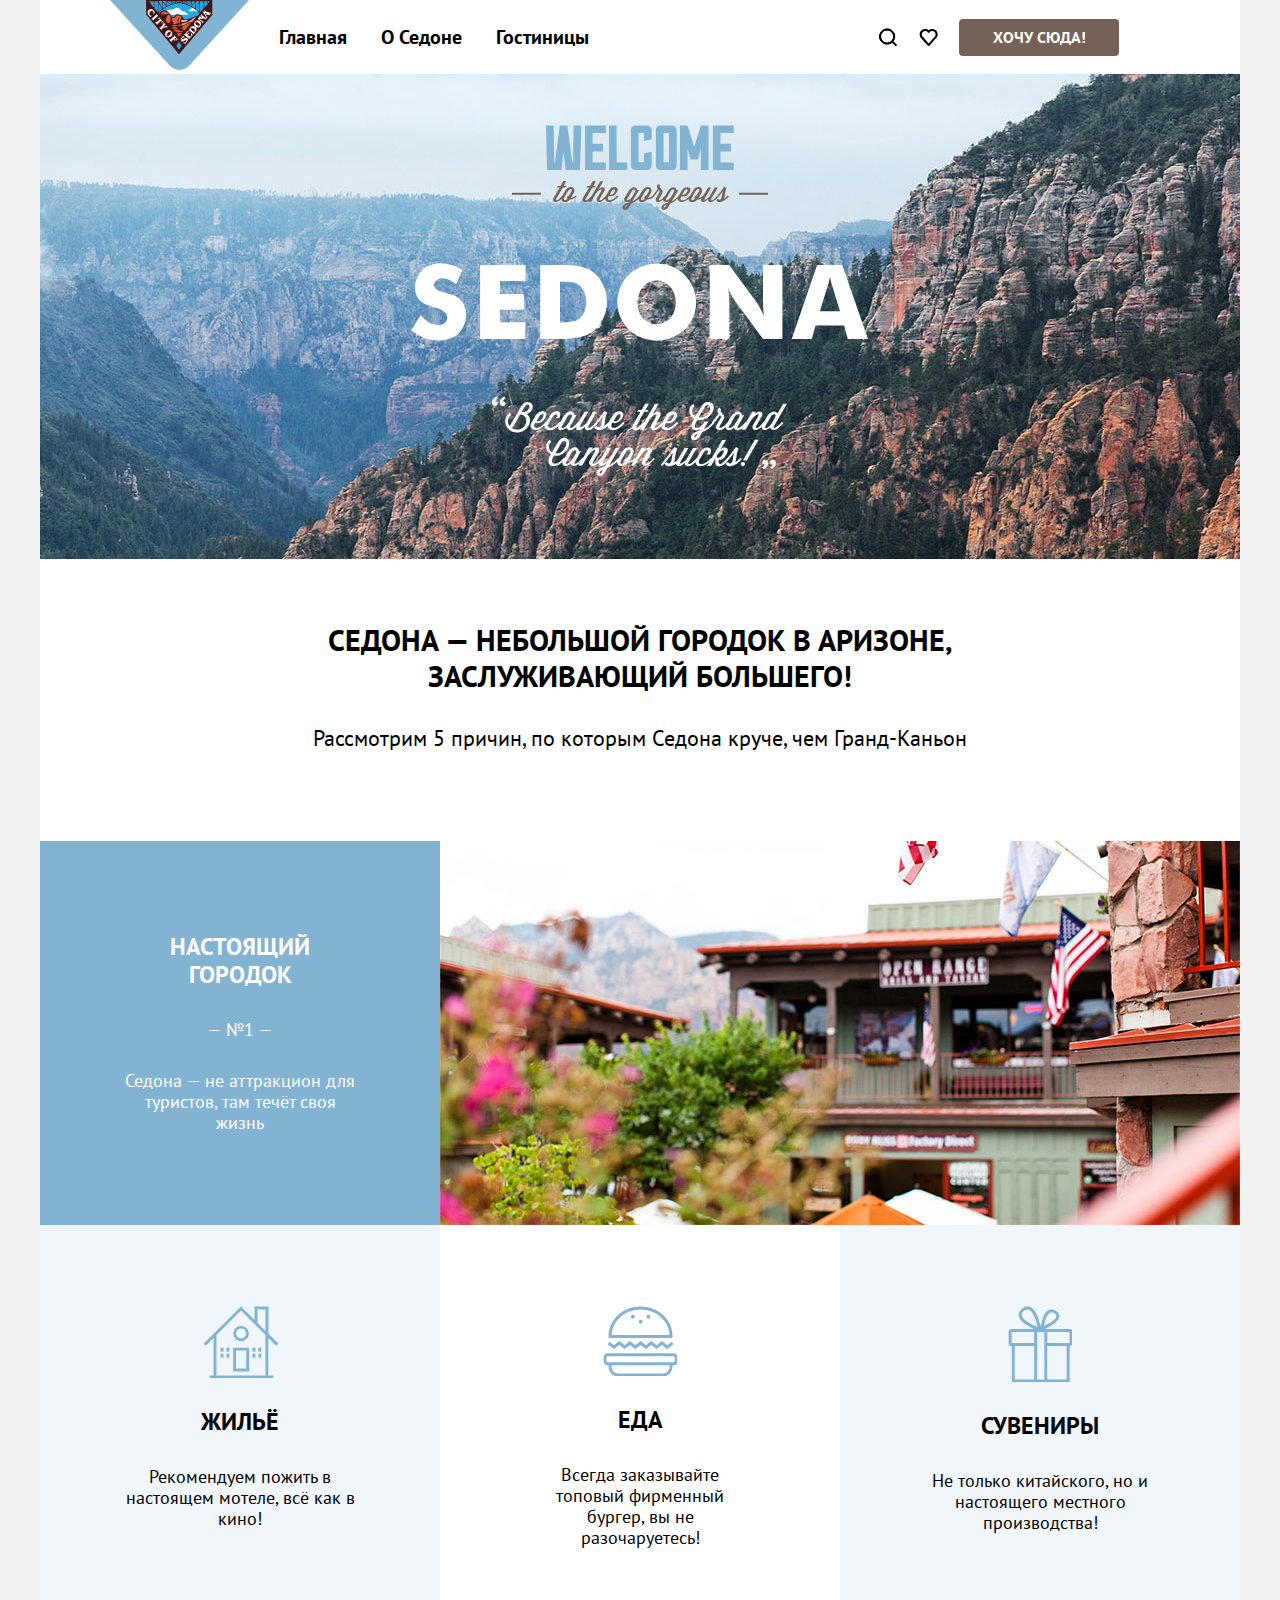
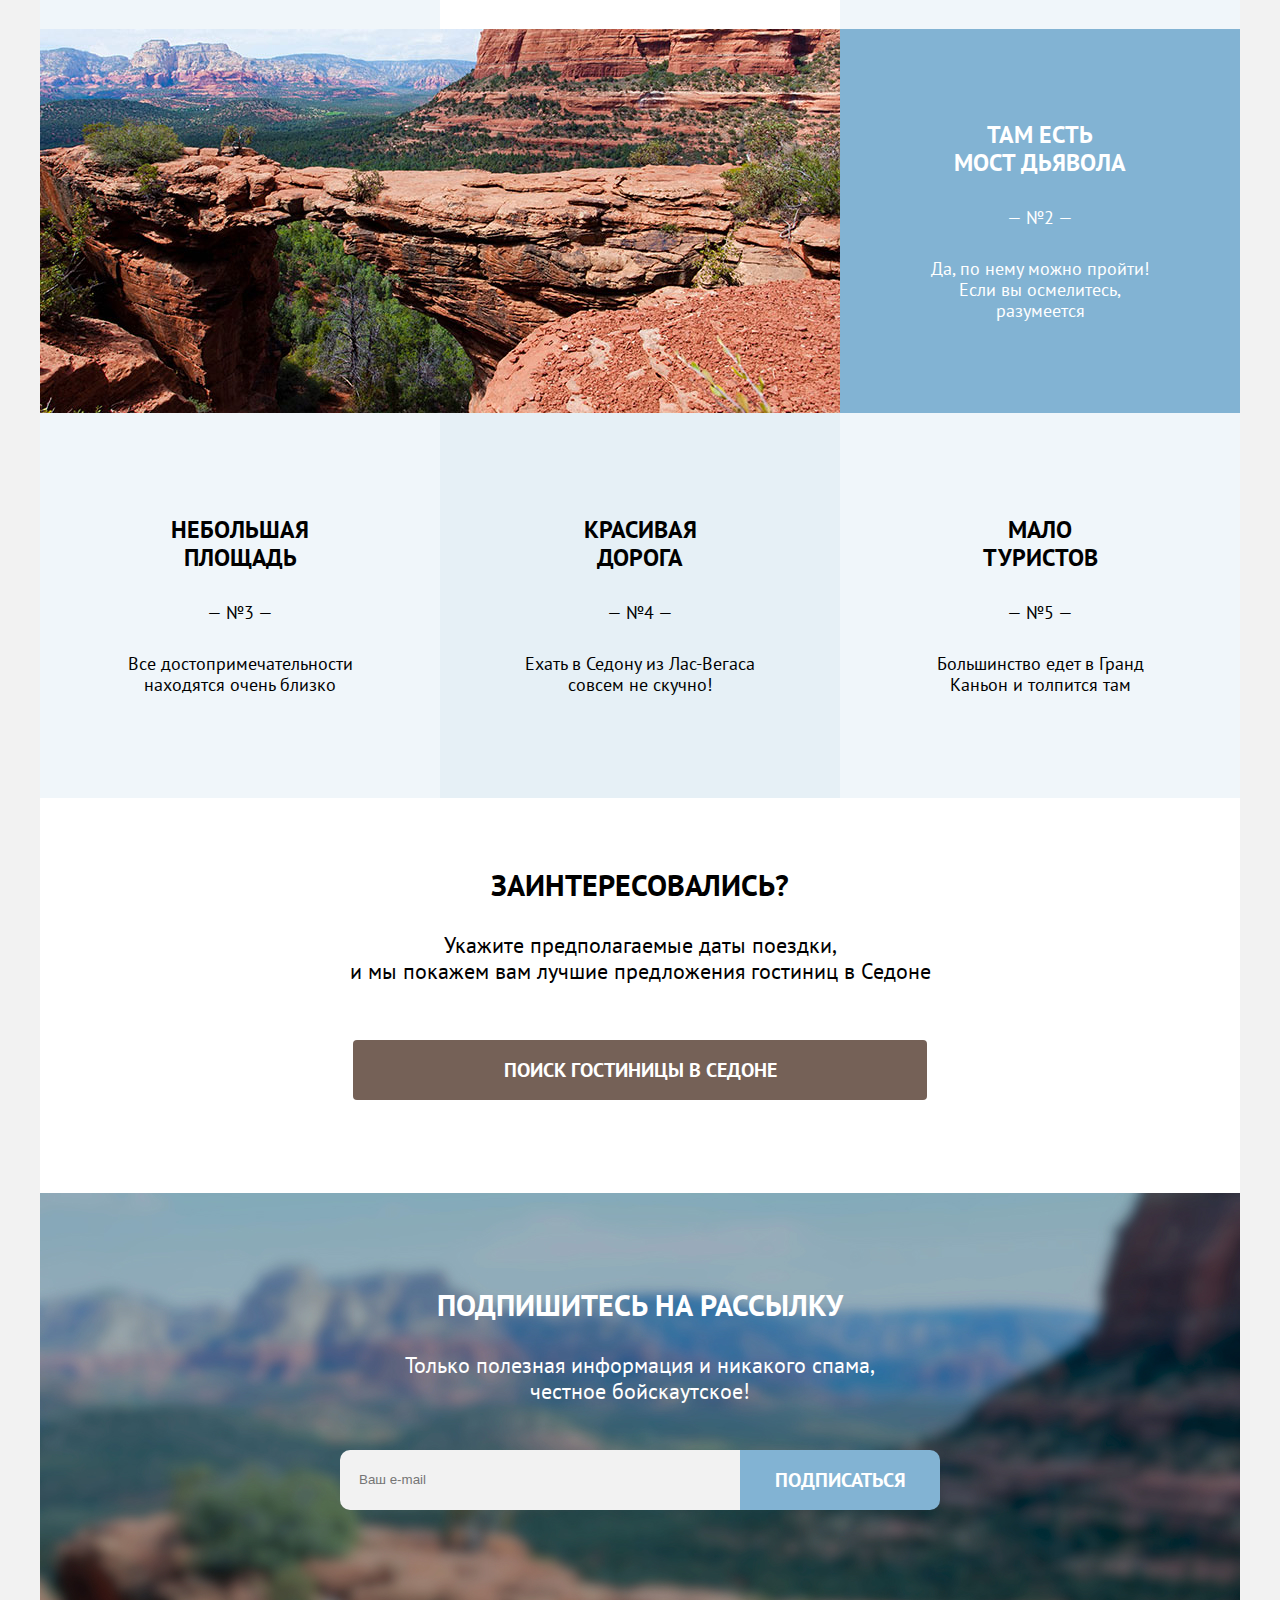
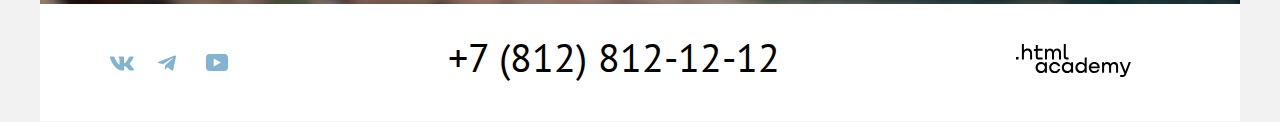
<file: index.html>
<!DOCTYPE html>
<html lang="ru">
  <head>
    <meta charset="utf-8">
    <title>HTML Academy: Седона</title>
    <link rel="stylesheet" href="styles/styles.css">
    <link rel="stylesheet" href="styles/styles.css">
    <link rel="apple-touch-icon" sizes="57x57" href="favicons/apple-icon-57x57.png">
    <link rel="apple-touch-icon" sizes="60x60" href="favicons/apple-icon-60x60.png">
    <link rel="apple-touch-icon" sizes="72x72" href="favicons/android-icon-72x72.png">
    <link rel="apple-touch-icon" sizes="76x76" href="favicons/apple-icon-76x76.png">
    <link rel="apple-touch-icon" sizes="114x114" href="favicons/apple-icon-114x114.png">
    <link rel="apple-touch-icon" sizes="120x120" href="favicons/apple-icon-120x120.png">
    <link rel="apple-touch-icon" sizes="144x144" href="favicons/apple-icon-144x144.png">
    <link rel="apple-touch-icon" sizes="152x152" href="favicons/apple-icon-152x152.png">
    <link rel="apple-touch-icon" sizes="180x180" href="favicons/apple-icon-180x180.png">
    <link rel="icon" type="image/png" sizes="192x192" href="favicons/android-icon-192x192.png">
    <link rel="icon" type="image/png" sizes="32x32" href="favicons/favicon-32x32.png">
    <link rel="icon" type="image/png" sizes="96x96" href="favicons/favicon-96x96.png">
    <link rel="icon" type="image/png" sizes="16x16" href="favicons/favicon-16x16.png">
    <link rel="manifest" href="favicons/manifest.json">
    <meta name="msapplication-TileColor" content="#ffffff">
    <meta name="msapplication-TileImage" content="/ms-icon-144x144.png">
    <meta name="theme-color" content="#ffffff">
  </head>
    <body class="container">
        <header class="page-header">
          <nav class="navigation">
            <a href="index.html">
              <img class="logo-header" src="images/header/logo_main.svg" width="139" height="70" alt="Логотип сайта «Седона»">
            </a>
              <ul class="navigation-list">
                <li class="navigation-item">
                  <a class="navigation-link" href="index.html">Главная</a>
                </li>
                <li class="navigation-item">
                  <a class="navigation-link" href="aboutsedona.html">О Седоне</a>
                </li>
                <li class="navigation-item">
                  <a class="navigation-link" href="catalog.html">Гостиницы</a>
                </li>
              </ul>
              <ul class="navigation-user">
                <li class="navigation-item-user">
                  <a class="navigation-link" href="#">
                    <svg class="navigation-icon" aria-hidden="true" focusable="false" width="18" height="18" viewBox="0 0 18 18" fill="none" xmlns="http://www.w3.org/2000/svg">
                      <path d="M14.0521 13.0446L13.7832 13.3931L14.095 13.704L17.4624 17.062L16.7422 17.8315L13.3971 14.4959L13.0839 14.1836L12.7357 14.4564C11.4185 15.4884 9.82193 16.05 8.13013 16.05C3.99244 16.05 0.607422 12.6725 0.607422 8.54995C0.607422 4.41935 4.00048 0.949951 8.13013 0.949951C12.2678 0.949951 15.6528 4.32743 15.6528 8.44995C15.6528 10.225 14.9968 11.8199 14.0521 13.0446ZM1.6131 8.54995C1.6131 12.1274 4.54596 15.05 8.13013 15.05C11.7143 15.05 14.6472 12.1274 14.6472 8.54995C14.6472 4.97247 11.7143 2.04995 8.13013 2.04995C4.54596 2.04995 1.6131 4.97247 1.6131 8.54995Z" stroke="black"/>
                      <path d="M14.0521 13.0446L13.7832 13.3931L14.095 13.704L17.4624 17.062L16.7422 17.8315L13.3971 14.4959L13.0839 14.1836L12.7357 14.4564C11.4185 15.4884 9.82193 16.05 8.13013 16.05C3.99244 16.05 0.607422 12.6725 0.607422 8.54995C0.607422 4.41935 4.00048 0.949951 8.13013 0.949951C12.2678 0.949951 15.6528 4.32743 15.6528 8.44995C15.6528 10.225 14.9968 11.8199 14.0521 13.0446ZM1.6131 8.54995C1.6131 12.1274 4.54596 15.05 8.13013 15.05C11.7143 15.05 14.6472 12.1274 14.6472 8.54995C14.6472 4.97247 11.7143 2.04995 8.13013 2.04995C4.54596 2.04995 1.6131 4.97247 1.6131 8.54995Z" stroke="black" stroke-opacity="0.2"/>
                      <path d="M14.0521 13.0446L13.7832 13.3931L14.095 13.704L17.4624 17.062L16.7422 17.8315L13.3971 14.4959L13.0839 14.1836L12.7357 14.4564C11.4185 15.4884 9.82193 16.05 8.13013 16.05C3.99244 16.05 0.607422 12.6725 0.607422 8.54995C0.607422 4.41935 4.00048 0.949951 8.13013 0.949951C12.2678 0.949951 15.6528 4.32743 15.6528 8.44995C15.6528 10.225 14.9968 11.8199 14.0521 13.0446ZM1.6131 8.54995C1.6131 12.1274 4.54596 15.05 8.13013 15.05C11.7143 15.05 14.6472 12.1274 14.6472 8.54995C14.6472 4.97247 11.7143 2.04995 8.13013 2.04995C4.54596 2.04995 1.6131 4.97247 1.6131 8.54995Z" stroke="black" stroke-opacity="0.2"/>
                    </svg>
                    <span class="visually-hidden">Поиск</span>
                  </a>
                </li>
                <li class="navigation-item-user">
                  <a class="navigation-link" href="#">
                    <svg class="navigation-icon" aria-hidden="true" focusable="false" width="19" height="17" viewBox="0 0 19 17" fill="none" xmlns="http://www.w3.org/2000/svg">
                      <path d="M9.57663 17C9.27578 17 8.97493 16.9 8.77436 16.6C3.35903 10.5 2.05534 9.1 1.75449 8.7C1.0525 7.8 0.651367 6.6 0.651367 5.4C0.651367 2.4 3.05818 0 6.16698 0C7.47067 0 8.67407 0.5 9.67691 1.3C10.6797 0.5 11.9834 0 13.1868 0C16.1954 0 18.7025 2.4 18.7025 5.4C18.7025 6.7 18.201 7.9 17.3988 8.8L10.3789 16.7C10.1783 16.9 9.97776 17 9.57663 17ZM3.5596 7.5C3.86045 7.9 7.06953 11.5 9.67691 14.4L15.8945 7.4C16.3959 6.9 16.5965 6.2 16.5965 5.4C16.5965 3.6 15.0922 2.1 13.2871 2.1C12.2843 2.1 11.2815 2.6 10.5795 3.4C10.2786 3.7 9.97776 3.8 9.67691 3.8C9.37606 3.8 9.07521 3.6 8.87464 3.4C8.17265 2.6 7.16982 2.1 6.16698 2.1C4.36187 2.1 2.85761 3.6 2.85761 5.4C2.75733 6.3 3.15846 7 3.5596 7.5C3.45931 7.5 3.45931 7.5 3.5596 7.5Z" fill="black"/>
                    </svg>
                    <span class="visually-hidden">Избранное</span>
                  </a>
                </li>
                <li class="navigation-item-user">
                  <a class="button-header" href="#">Хочу сюда!</a>
                </li>
              </ul>
          </nav>
        </header>
      <main class="main-container main-index">
        <img class="welcome-logo" src="images/index_main/welcome.svg" width="458" height="352" alt="Приветствие">
        <section class="welcome-main_element">
          <h1>Седона — небольшой городок в Аризоне, <br>заслуживающий большего!</h1>
          <p>Рассмотрим 5 причин, по которым Седона круче, чем Гранд-Каньон</p>
        </section>
        <section class="advantages">
          <div class="wrapper">
            <div class="blue_square-1">
              <div class="advantages-basic-title-blue">
                <h2 class="advantages-title">Настоящий городок</h2>
                <p class="advantages-discription">— №1 —</p>
                <p class="advantages-discription">Седона — не аттракцион для туристов, там течёт своя жизнь</p>
              </div>
            </div>
            <img class="image-first" src="images/index_main/photo-1.jpg" width="800" height="384" alt="Вид на город Седона">
            <div class="house">
              <div class="advantages-basic-title">
                <h2 class="advantages-title title-1">Жильё</h2>
                <p class="advantages-discription">Рекомендуем пожить в настоящем мотеле, всё как в кино!</p>
              </div>
            </div>
            <div class="food">
              <div class="advantages-basic-title">
                <h2 class="advantages-title">Еда</h2>
                <p class="advantages-discription">Всегда заказывайте топовый фирменный бургер, вы не разочаруетесь!</p>
              </div>
            </div>
            <div class="souvenirs">
              <div class="advantages-basic-title">
                <h2 class="advantages-title">Сувениры</h2>
                <p class="advantages-discription">Не только китайского, но и настоящего местного производства!</p>
              </div>
            </div>
            <img class="image-second" src="images/index_main/photo-2.jpg" width="800" height="384" alt="Мост дьявола">
            <div class="blue_square-2">
              <div class="advantages-basic-title-blue">
                <h2 class="advantages-title">Там есть <br>мост дьявола</h2>
                <p class="advantages-discription">— №2 —</p>
                <p class="advantages-discription">Да, по нему можно пройти! Если вы осмелитесь, разумеется</p>
              </div>
            </div>
            <div class="small_area">
              <div class="advantages-basic-title-bottom">
                <h2 class="advantages-title">Небольшая площадь</h2>
                <p class="advantages-discription">— №3 —</p>
                <p class="advantages-discription">Все достопримечательности находятся очень близко</p>
              </div>
            </div>
            <div class="beautiful_road">
              <div class="advantages-basic-title-bottom">
                <h2 class="advantages-title">Красивая <br>дорога</h2>
                <p class="advantages-discription">— №4 —</p>
                <p class="advantages-discription">Ехать в Седону из Лас-Вегаса совсем не скучно!</p>
              </div>
            </div>
            <div class="few_tourists">
              <div class="advantages-basic-title-bottom">
                <h2 class="advantages-title">Мало <br>туристов</h2>
                <p class="advantages-discription">— №5 —</p>
                <p class="advantages-discription">Большинство едет в Гранд Каньон и толпится там</p>
              </div>
            </div>
          </div>
        </section>
        <section class="hotel-search">
          <h2 class="hotel-search-title">Заинтересовались?</h2>
          <p class="hotel-search-discription">Укажите предполагаемые даты поездки, <br>и мы покажем вам лучшие предложения гостиниц в Седоне</p>
          <a class="hotel-search-button" href="#">Поиск гостиницы в Седоне</a>
        </section>
        <section class="index-subscribe">
          <h2 class="subscribe-title">Подпишитесь на рассылку</h2>
          <p class="subscribe-discription-index">Только полезная информация и никакого спама,<br> честное бойскаутское!</p>
          <form class="newsletter-form" action="https://echo.htmlacademy.ru/" method="post">
            <input class="field-newsletter" placeholder="Ваш e-mail" type="email" name="newsletter-email" id="newsletter-email" required>
            <button class="newsletter-button" type="submit">Подписаться</button>
          </form>
        </section>
      </main>
      <footer class="page-footer">
        <div class="page-footer-container">
          <section class="footer-social">
            <ul class="footer-social-list">
              <li class="footer-social-item">
                <a class="button-social" href="https://vk.com/htmlacademy" target="_blank" alt="ВКонтакте">
                  <svg width="24" height="15" viewBox="0 0 24 15" xmlns="http://www.w3.org/2000/svg">
                    <path fill-rule="evenodd" clip-rule="evenodd" d="M23.45 1.448C23.616 0.902 23.45 0.5 22.655 0.5H20.03C19.362 0.5 19.054 0.847 18.887 1.23C18.887 1.23 17.552 4.426 15.661 6.502C15.049 7.104 14.771 7.295 14.437 7.295C14.27 7.295 14.019 7.104 14.019 6.557V1.448C14.019 0.792 13.835 0.5 13.279 0.5H9.151C8.734 0.5 8.483 0.804 8.483 1.093C8.483 1.714 9.429 1.858 9.526 3.606V7.404C9.526 8.237 9.373 8.388 9.039 8.388C8.149 8.388 5.984 5.177 4.699 1.503C4.45 0.788 4.198 0.5 3.527 0.5H0.9C0.15 0.5 0 0.847 0 1.23C0 1.912 0.89 5.3 4.145 9.781C6.315 12.841 9.37 14.5 12.153 14.5C13.822 14.5 14.028 14.132 14.028 13.497V11.184C14.028 10.447 14.186 10.3 14.715 10.3C15.105 10.3 15.772 10.492 17.33 11.967C19.11 13.716 19.403 14.5 20.405 14.5H23.03C23.78 14.5 24.156 14.132 23.94 13.404C23.702 12.68 22.852 11.629 21.725 10.382C21.113 9.672 20.195 8.907 19.916 8.524C19.527 8.033 19.638 7.814 19.916 7.377C19.916 7.377 23.116 2.951 23.449 1.448H23.45Z"/>
                  </svg>
                  <span class="visually-hidden">ВКонтакте</span>
                </a>
              </li>
              <li class="footer-social-item">
                <a class="button-social" href="https://t.me/htmlacademy" target="_blank" alt="Телеграм">
                  <svg width="18" height="16" viewBox="0 0 18 16" xmlns="http://www.w3.org/2000/svg">
                    <path d="M16.7855 0.59926L0.840977 6.74776C-0.247172 7.18481 -0.240877 7.79184 0.641333 8.06253L4.73493 9.33953L14.2063 3.3637C14.6542 3.09121 15.0634 3.2378 14.727 3.53636L7.05332 10.4619H7.05152L7.05332 10.4628L6.77094 14.6823C7.18462 14.6823 7.36718 14.4925 7.5992 14.2686L9.58754 12.3351L13.7234 15.39C14.486 15.81 15.0337 15.5941 15.2234 14.6841L17.9384 1.88885C18.2163 0.774623 17.513 0.270117 16.7855 0.59926Z"/>
                  </svg>
                  <span class="visually-hidden">Телеграм</span>
                </a>
              </li>
              <li class="footer-social-item">
                <a class="button-social" href="https://www.youtube.com/user/htmlacademyru" target="_blank" alt="Ютуб">
                  <svg width="22" height="17" viewBox="0 0 22 17" xmlns="http://www.w3.org/2000/svg">
                    <path d="M18.607 0H3.17413C1.31343 0 0 1.59375 0 3.4V13.4937C0 15.4062 1.31343 17 3.17413 17H18.8259C20.4677 17 22 15.4062 22 13.6V3.4C21.7811 1.59375 20.4677 0 18.607 0ZM7.66169 12.5375V4.4625L14.995 8.5L7.66169 12.5375Z"/>
                  </svg>
                  <span class="visually-hidden">Ютуб</span>
                </a>
              </li>
            </ul>
          </section>
          <div class="phone">
            <a class="phone-title-link" href="tel:+78005558628">
              <h2 class="phone-title">+7 (812) 812-12-12</h2>
            </a>
          </div>
          <div class="footer-logo">
            <a class="hnmlacademy-link" href="https://htmlacademy.ru/" target="_blank" alt="Логотип сайта Седона">
              <svg class="footer-contacts-logo" aria-hidden="true" focusable="false" width="115" height="33" viewBox="0 0 115 33" xmlns="http://www.w3.org/2000/svg">
                <path d="M0 12.9V15.5H2.5V12.9H0Z"/>
                <path d="M11.6 4.5C10 4.5 8.8 5.2 8 6.2H7.9V0H5.9V15.5H7.9V10.2C7.9 8.1 9.2 6.6 11.2 6.6C13 6.6 14.1 8 14.1 9.8V15.5H16.1V9.4C16.2 6.4 14.3 4.5 11.6 4.5Z"/>
                <path d="M26.6 4.8H21.8V1.1H19.8V4.9H17.9V6.9H19.8V12.9C19.8 14.6 20.8 15.6 22.5 15.6H26.6V13.6H22.9C22.2 13.6 21.8 13.2 21.8 12.5V6.8H26.6V4.8Z"/>
                <path d="M41.1 4.6C39.5 4.6 38.2 5.4 37.6 6.7H37.5C36.9 5.5 35.7 4.6 34.1 4.6C32.7 4.6 31.6 5.4 31 6.4H30.9V4.8H29V15.4H31V10C31 8 32 6.5 33.6 6.5C35.1 6.5 36 7.5 36 9.1V15.4H38V9.8C38 7.4 39.4 6.5 40.6 6.5C42.1 6.5 43 7.5 43 9.1V15.4H45V8.9C45.1 6.4 43.6 4.6 41.1 4.6Z"/>
                <path d="M47.8 12.7C47.8 14.4 48.8 15.4 50.6 15.4H52.6V13.4H50.9C50.2 13.4 49.8 13 49.8 12.3V0H47.8V12.7Z"/>
                <path d="M28.9 19.7C28 18.6 26.7 17.9 25 17.9C21.9 17.9 19.6 20.2 19.6 23.5C19.6 26.8 21.9 29.1 25 29.1C26.8 29.1 28 28.3 28.8 27.2H28.9V28.8H30.9V18.2H28.9V19.7ZM25.3 27.1C23.1 27.1 21.7 25.5 21.7 23.5C21.7 21.5 23.1 19.9 25.3 19.9C27.5 19.9 28.9 21.5 28.9 23.5C28.9 25.4 27.5 27.1 25.3 27.1Z"/>
                <path d="M44.2 22C43.7 19.6 41.6 17.9 38.8 17.9C35.4 17.9 33.2 20.4 33.2 23.5C33.2 26.6 35.4 29.1 38.8 29.1C41.6 29.1 43.7 27.3 44.2 24.9H42.1C41.7 26.2 40.4 27.2 38.8 27.2C36.6 27.2 35.2 25.6 35.2 23.6C35.2 21.6 36.6 20 38.8 20C40.4 20 41.6 21 42.1 22.2H44.2V22Z"/>
                <path d="M55.1 19.7C54.2 18.6 52.9 17.9 51.2 17.9C48.1 17.9 45.8 20.2 45.8 23.5C45.8 26.8 48.1 29.1 51.2 29.1C53 29.1 54.2 28.3 55 27.2H55.1V28.8H57.1V18.2H55.1V19.7ZM51.5 27.1C49.3 27.1 47.9 25.5 47.9 23.5C47.9 21.5 49.3 19.9 51.5 19.9C53.7 19.9 55.1 21.5 55.1 23.5C55.1 25.4 53.6 27.1 51.5 27.1Z"/>
                <path d="M68.7 19.8C67.8 18.7 66.5 17.9 64.8 17.9C61.7 17.9 59.4 20.2 59.4 23.5C59.4 26.8 61.6 29.1 64.8 29.1C66.5 29.1 67.8 28.3 68.6 27.3H68.7V28.8H70.7V13.4H68.7V19.8ZM65.1 27.1C62.9 27.1 61.5 25.5 61.5 23.5C61.5 21.5 62.9 19.9 65.1 19.9C67.3 19.9 68.7 21.5 68.7 23.5C68.6 25.5 67.2 27.1 65.1 27.1Z"/>
                <path d="M78.3 17.9C75 17.9 72.8 20.4 72.8 23.5C72.8 26.5 74.9 29.1 78.3 29.1C80.8 29.1 82.8 27.8 83.5 25.5H81.4C80.9 26.5 79.8 27.1 78.4 27.1C76.5 27.1 75.1 25.8 75 24.2H83.8C84 20.6 81.8 17.9 78.3 17.9ZM78.3 19.8C80 19.8 81.3 20.8 81.6 22.4H75.1C75.4 20.9 76.6 19.8 78.3 19.8Z"/>
                <path d="M98.2 17.9C96.6 17.9 95.3 18.7 94.6 19.9H94.5C93.9 18.7 92.7 17.9 91.1 17.9C89.7 17.9 88.6 18.6 88 19.7V18.2H86.1V28.8H88.1V23.4C88.1 21.4 89.1 20 90.7 19.9C92.2 19.9 93.1 20.9 93.1 22.5V28.8H95.1V23.2C95.1 20.8 96.5 19.9 97.7 19.9C99.2 19.9 100.1 20.9 100.1 22.5V28.8H102.1V22.3C102.2 19.7 100.7 17.9 98.2 17.9Z"/>
                <path d="M109.4 27L105.8 18.1H103.6L108.4 29.7C108.1 30.6 107.7 30.9 106.7 30.9H104.2V32.9H106.7C108.5 32.9 109.5 32.1 110.2 30.3L114.9 18.1H112.8L109.4 27Z"/>
              </svg>
            </a>
          </div>
        </div>
      </footer>
      <div class="modal-container modal-container-close">
        <div class="modal modal-auth">
          <button class="modal-close-button">
            <span class="visually-hidden">Закрыть</span>
          </button>
          <section class="modal-content">
            <h2 class="modal-title">Поиск гостиницы в Седоне</h2>
            <form class="auth-form" action="" method="post">
              <div class="form-box arriving-date">
                <label class="form-title" for="arriving-day">Дата Заезда</label>
                <input class="field field-date" type="text" name="date" id="arriving-day" placeholder="Введите дату заезда">
              </div>
              <div class="form-box leaving-date">
                <label class="form-title" for="leaving-day">Дата Выезда</label>
                <input class="field field-date" type="text" name="date" id="leaving-day" placeholder="Введите дату выезда">
              </div>
              <div class="form-box adults-children">
                <label class="form-title" for="amount-adults">Взрослые:</label>
                <div class="column">
                  <input class="field field-people" type="number" name="amount" id="amount-adults" min="1" max="50" step="1">
                  <label class="form-title-two" for="amount-adults">Дети:</label>
                  <input class="field field-people-two" type="number" name="amount" id="amount-child" min="1" max="50" step="1">
                </div>
              </div>
          </form>
            <button class="auth-form-button" type="submit">Найти</button>
          </section>
        </div>
      </div>
  </body>
</html>
</file>
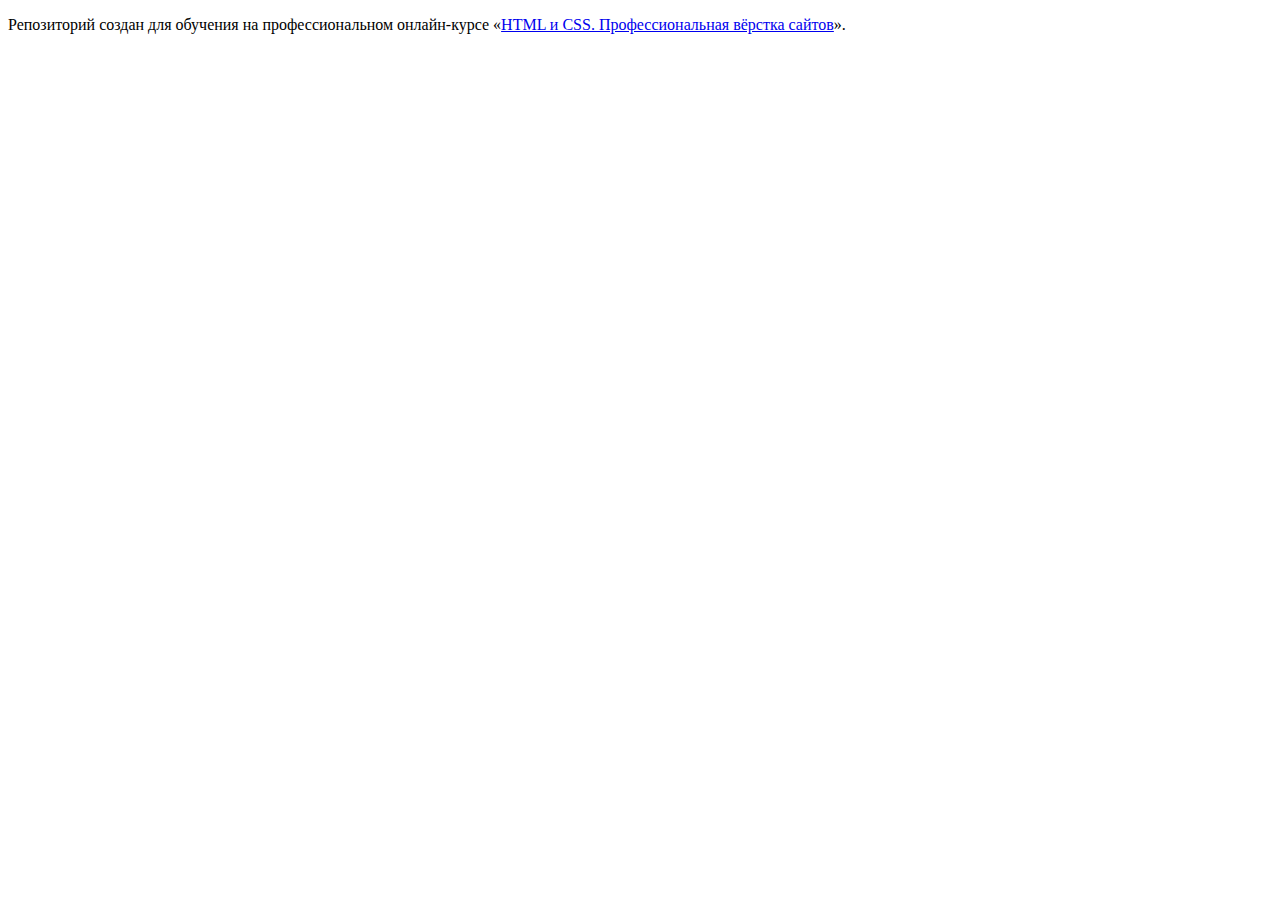
<file: 1/index.html>
<!DOCTYPE html>
<html lang="ru">
  <head>
    <meta charset="utf-8">
    <title>HTML Academy: Седона</title>
    <base href="https://htmlacademy-htmlcss.github.io/2072277-sedona-34/1/">
</head>
  <body>

    <p>Репозиторий создан для обучения на профессиональном онлайн‑курсе «<a href="https://htmlacademy.ru/intensive/htmlcss">HTML и CSS. Профессиональная вёрстка сайтов</a>».</p>

  </body>
</html>
</file>
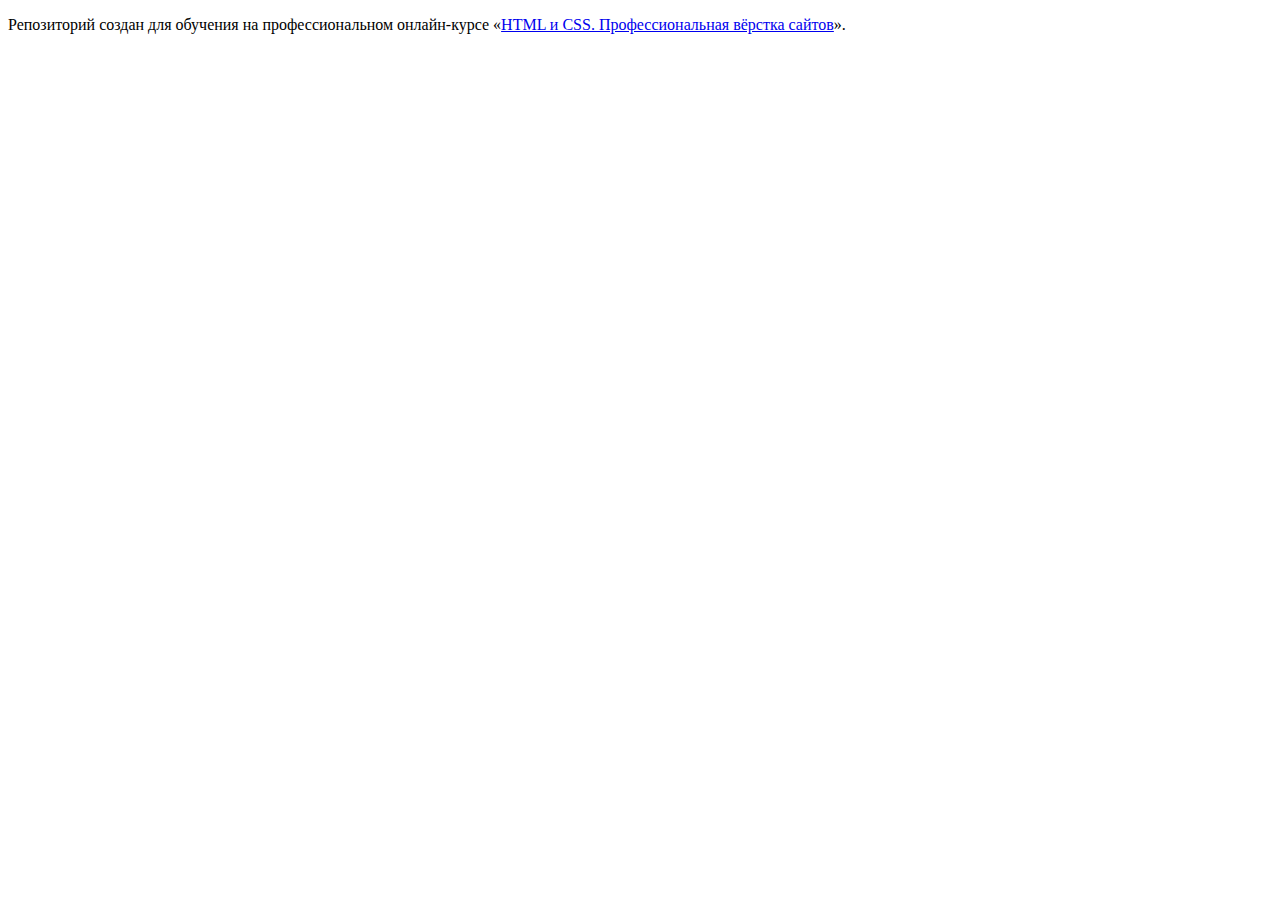
<file: master/index.html>
<!DOCTYPE html>
<html lang="ru">
  <head>
    <meta charset="utf-8">
    <title>HTML Academy: Седона</title>
    <base href="https://htmlacademy-htmlcss.github.io/2072277-sedona-34/master/">
</head>
  <body>

    <p>Репозиторий создан для обучения на профессиональном онлайн‑курсе «<a href="https://htmlacademy.ru/intensive/htmlcss">HTML и CSS. Профессиональная вёрстка сайтов</a>».</p>

  </body>
</html>
</file>
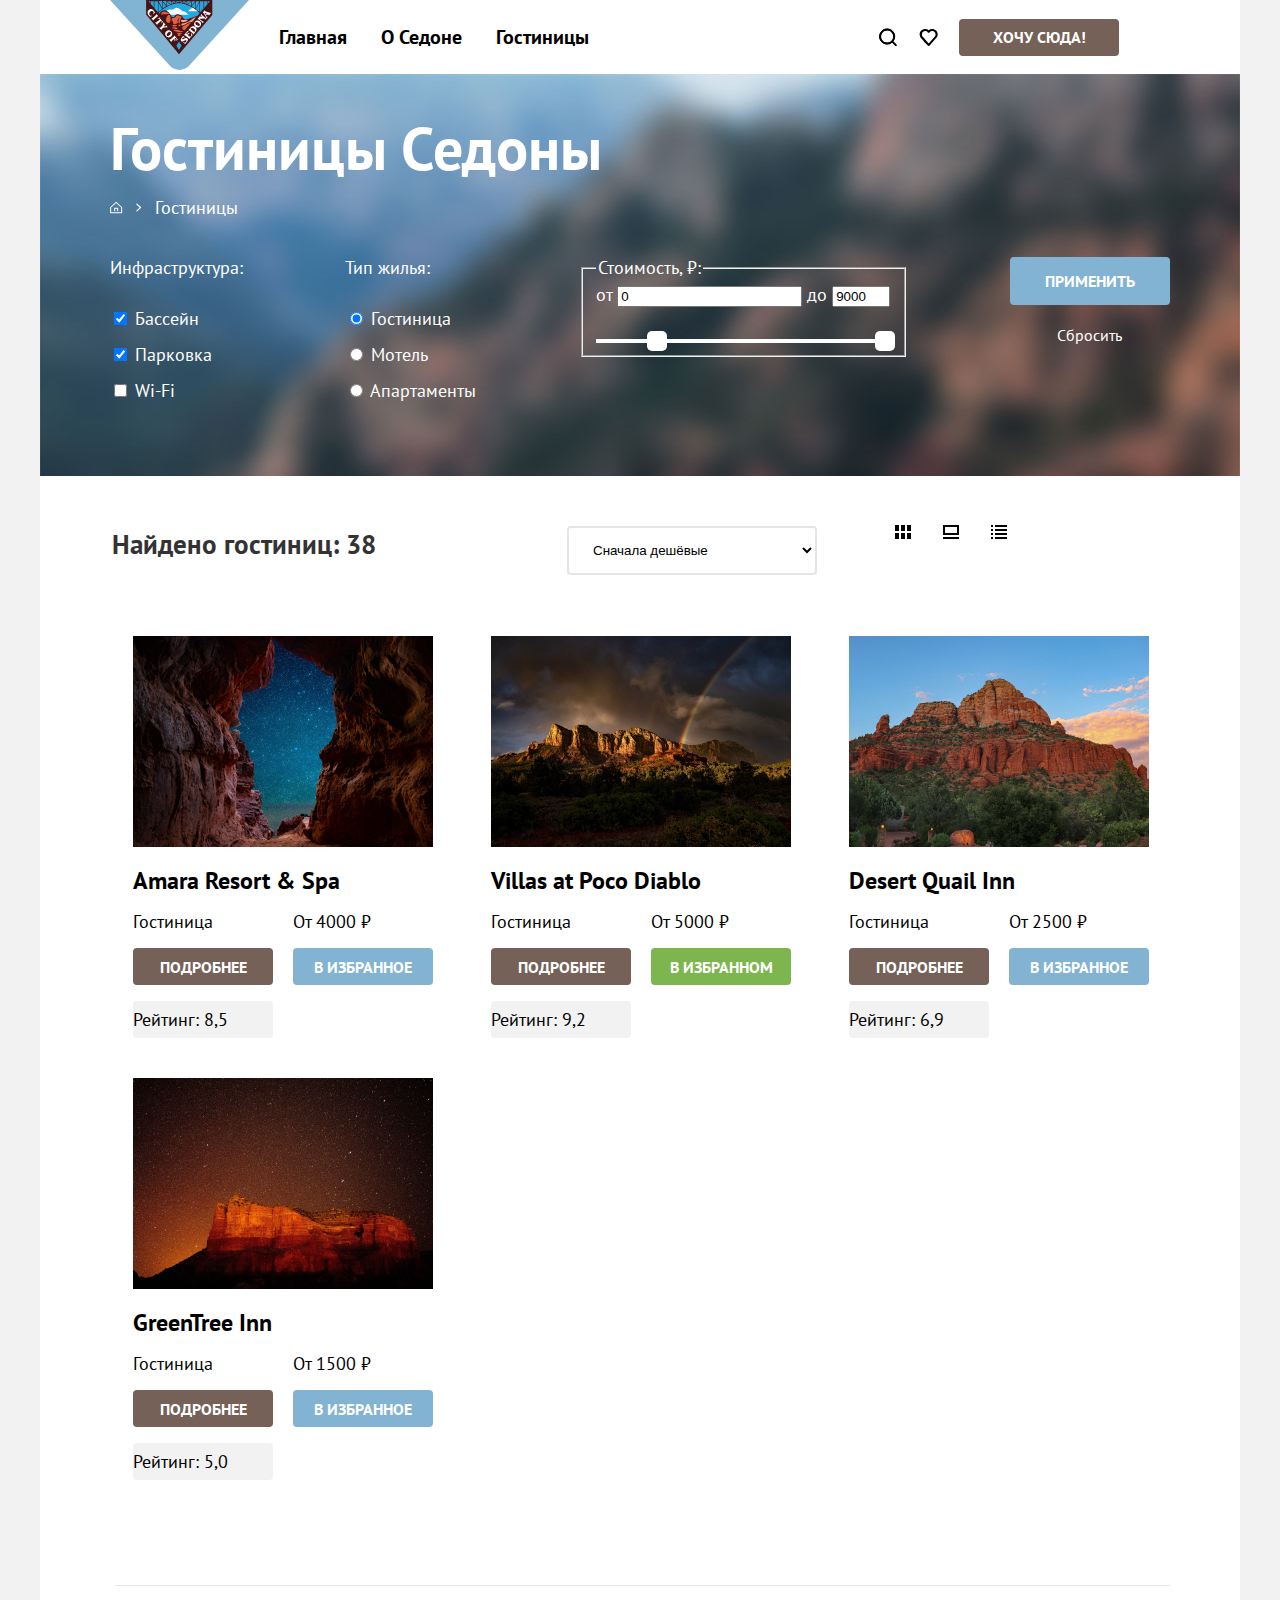
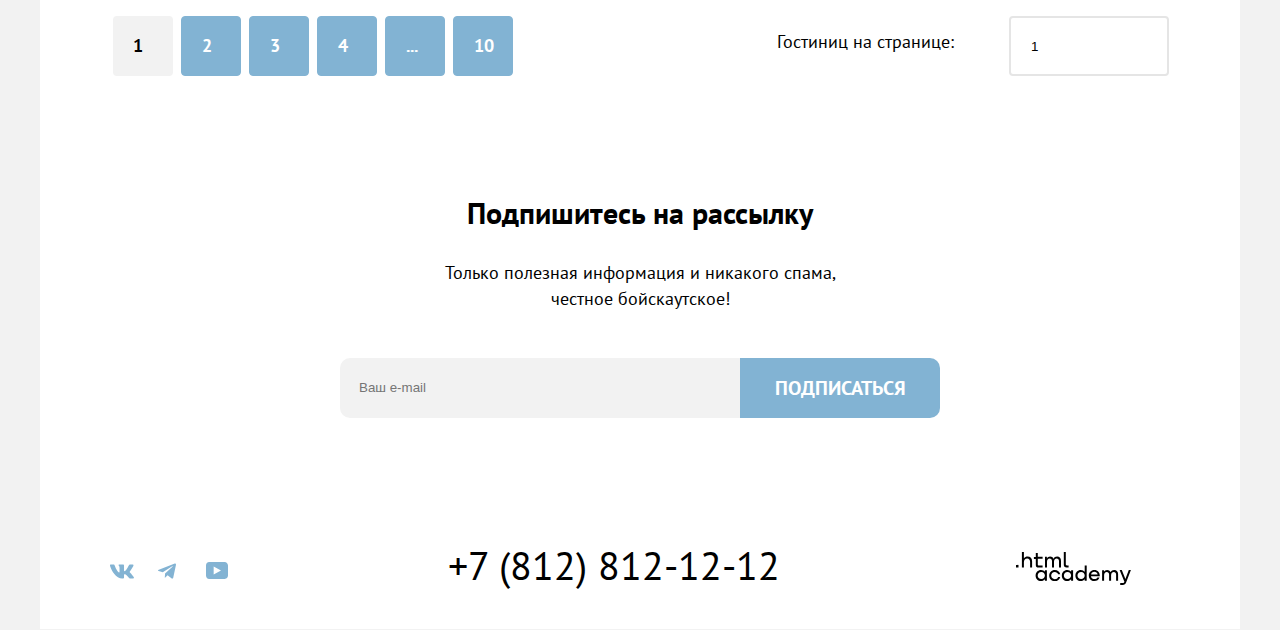
<file: Catalog.html>
<!DOCTYPE html>
<html lang="ru">
  <head>
    <meta charset="utf-8">
    <title>Гостиницы</title>
    <link rel="stylesheet" href="styles/styles.css">
    <link rel="apple-touch-icon" sizes="57x57" href="favicons/apple-icon-57x57.png">
    <link rel="apple-touch-icon" sizes="60x60" href="favicons/apple-icon-60x60.png">
    <link rel="apple-touch-icon" sizes="72x72" href="favicons/android-icon-72x72.png">
    <link rel="apple-touch-icon" sizes="76x76" href="favicons/apple-icon-76x76.png">
    <link rel="apple-touch-icon" sizes="114x114" href="favicons/apple-icon-114x114.png">
    <link rel="apple-touch-icon" sizes="120x120" href="favicons/apple-icon-120x120.png">
    <link rel="apple-touch-icon" sizes="144x144" href="favicons/apple-icon-144x144.png">
    <link rel="apple-touch-icon" sizes="152x152" href="favicons/apple-icon-152x152.png">
    <link rel="apple-touch-icon" sizes="180x180" href="favicons/apple-icon-180x180.png">
    <link rel="icon" type="image/png" sizes="192x192" href="favicons/android-icon-192x192.png">
    <link rel="icon" type="image/png" sizes="32x32" href="favicons/favicon-32x32.png">
    <link rel="icon" type="image/png" sizes="96x96" href="favicons/favicon-96x96.png">
    <link rel="icon" type="image/png" sizes="16x16" href="favicons/favicon-16x16.png">
    <link rel="manifest" href="favicons/manifest.json">
    <meta name="msapplication-TileColor" content="#ffffff">
    <meta name="msapplication-TileImage" content="/ms-icon-144x144.png">
    <meta name="theme-color" content="#ffffff">
  </head>
  <body class="container">
    <header class="page-header">
      <nav class="navigation">
        <a href="index.html">
          <img class="logo-header" src="images/header/logo_main.svg" width="139" height="70" alt="Логотип сайта «Седона»">
        </a>
          <ul class="navigation-list">
            <li class="navigation-item">
              <a class="navigation-link" href="index.html">Главная</a>
            </li>
            <li class="navigation-item">
              <a class="navigation-link" href="aboutsedona.html">О Седоне</a>
            </li>
            <li class="navigation-item">
              <a class="navigation-link" href="catalog.html">Гостиницы</a>
            </li>
          </ul>
          <ul class="navigation-user">
            <li class="navigation-item-user">
              <a class="navigation-link" href="#">
                <svg class="navigation-icon" aria-hidden="true" focusable="false" width="19" height="19" viewBox="0 0 19 19" fill="none" xmlns="http://www.w3.org/2000/svg">
                  <path d="M14.0521 13.0446L13.7832 13.3931L14.095 13.704L17.4624 17.062L16.7422 17.8315L13.3971 14.4959L13.0839 14.1836L12.7357 14.4564C11.4185 15.4884 9.82193 16.05 8.13013 16.05C3.99244 16.05 0.607422 12.6725 0.607422 8.54995C0.607422 4.41935 4.00048 0.949951 8.13013 0.949951C12.2678 0.949951 15.6528 4.32743 15.6528 8.44995C15.6528 10.225 14.9968 11.8199 14.0521 13.0446ZM1.6131 8.54995C1.6131 12.1274 4.54596 15.05 8.13013 15.05C11.7143 15.05 14.6472 12.1274 14.6472 8.54995C14.6472 4.97247 11.7143 2.04995 8.13013 2.04995C4.54596 2.04995 1.6131 4.97247 1.6131 8.54995Z" stroke="black"/>
                  <path d="M14.0521 13.0446L13.7832 13.3931L14.095 13.704L17.4624 17.062L16.7422 17.8315L13.3971 14.4959L13.0839 14.1836L12.7357 14.4564C11.4185 15.4884 9.82193 16.05 8.13013 16.05C3.99244 16.05 0.607422 12.6725 0.607422 8.54995C0.607422 4.41935 4.00048 0.949951 8.13013 0.949951C12.2678 0.949951 15.6528 4.32743 15.6528 8.44995C15.6528 10.225 14.9968 11.8199 14.0521 13.0446ZM1.6131 8.54995C1.6131 12.1274 4.54596 15.05 8.13013 15.05C11.7143 15.05 14.6472 12.1274 14.6472 8.54995C14.6472 4.97247 11.7143 2.04995 8.13013 2.04995C4.54596 2.04995 1.6131 4.97247 1.6131 8.54995Z" stroke="black" stroke-opacity="0.2"/>
                  <path d="M14.0521 13.0446L13.7832 13.3931L14.095 13.704L17.4624 17.062L16.7422 17.8315L13.3971 14.4959L13.0839 14.1836L12.7357 14.4564C11.4185 15.4884 9.82193 16.05 8.13013 16.05C3.99244 16.05 0.607422 12.6725 0.607422 8.54995C0.607422 4.41935 4.00048 0.949951 8.13013 0.949951C12.2678 0.949951 15.6528 4.32743 15.6528 8.44995C15.6528 10.225 14.9968 11.8199 14.0521 13.0446ZM1.6131 8.54995C1.6131 12.1274 4.54596 15.05 8.13013 15.05C11.7143 15.05 14.6472 12.1274 14.6472 8.54995C14.6472 4.97247 11.7143 2.04995 8.13013 2.04995C4.54596 2.04995 1.6131 4.97247 1.6131 8.54995Z" stroke="black" stroke-opacity="0.2"/>
                </svg>
                <span class="visually-hidden">Поиск</span>
              </a>
            </li>
            <li class="navigation-item-user">
              <a class="navigation-link" href="#">
                <svg class="navigation-icon" aria-hidden="true" focusable="false" width="19" height="17" viewBox="0 0 19 17" fill="none" xmlns="http://www.w3.org/2000/svg">
                  <path d="M9.57663 17C9.27578 17 8.97493 16.9 8.77436 16.6C3.35903 10.5 2.05534 9.1 1.75449 8.7C1.0525 7.8 0.651367 6.6 0.651367 5.4C0.651367 2.4 3.05818 0 6.16698 0C7.47067 0 8.67407 0.5 9.67691 1.3C10.6797 0.5 11.9834 0 13.1868 0C16.1954 0 18.7025 2.4 18.7025 5.4C18.7025 6.7 18.201 7.9 17.3988 8.8L10.3789 16.7C10.1783 16.9 9.97776 17 9.57663 17ZM3.5596 7.5C3.86045 7.9 7.06953 11.5 9.67691 14.4L15.8945 7.4C16.3959 6.9 16.5965 6.2 16.5965 5.4C16.5965 3.6 15.0922 2.1 13.2871 2.1C12.2843 2.1 11.2815 2.6 10.5795 3.4C10.2786 3.7 9.97776 3.8 9.67691 3.8C9.37606 3.8 9.07521 3.6 8.87464 3.4C8.17265 2.6 7.16982 2.1 6.16698 2.1C4.36187 2.1 2.85761 3.6 2.85761 5.4C2.75733 6.3 3.15846 7 3.5596 7.5C3.45931 7.5 3.45931 7.5 3.5596 7.5Z" fill="black"/>
                </svg>
                <span class="visually-hidden">Избранное</span>
              </a>
            </li>
            <li class="navigation-item-user">
              <a class="button-header" href="#">Хочу сюда!</a>
            </li>
          </ul>
      </nav>
    </header>
    <main class="main-container">
      <section class="main-inner">
        <header class="catalog-header">
          <h1 class="catalog-header-title">Гостиницы Седоны</h1>
          <ul class="breadcrumbs">
            <li class="breadcrumbs-item-house">
              <a class="breadcrumbs-link" href="index.html">
                <svg width="13" height="13" viewBox="0 0 13 13" fill="none" xmlns="http://www.w3.org/2000/svg">
                  <path fill-rule="evenodd" clip-rule="evenodd" d="M0.162109 6.1499L6.16211 0.649902L12.1621 6.1499V12.3499H0.162109V6.1499ZM1.16211 6.5499V11.3499H11.1621V6.5499L6.16211 2.0499L1.16211 6.5499ZM5.16211 10.3499H4.16211V6.84985H8.16211V10.3499H7.16211V7.84985H5.16211V10.3499Z" fill="white"/>
                </svg>
              </a>
            </li>
            <li class="breadcrumbs-item">
              <a class="breadcrumbs-link" href="catalog.html">Гостиницы</a>
            </li>
          </ul>
        </header>
        <section class="catalog-filter">
          <h2 class="visually-hidden">Список товаров с фильтрами</h2>
            <form class="catalog-filter-form" action="https://echo.htmlacademy.ru/" method="get">
              <fieldset class="filter-checkboxes filter-fieldset">
                    <legend class="catalog-filter-title">Инфраструктура:</legend>
                    <ul class="catalog-filter-list">
                      <li class="catalog-filter-item-swim">
                        <label class="control">
                          <input class="control-input" type="checkbox" name="Бассейн" checked>
                          Бассейн
                        </label>
                      </li>
                      <li class="catalog-filter-item-parking">
                        <label class="control">
                          <input class="control-input" type="checkbox" name="Парковка" checked>
                          Парковка
                        </label>
                      </li>
                      <li class="catalog-filter-item-wifi">
                        <label class="control">
                          <input class="control-input" type="checkbox" name="Wi-Fi">
                          Wi-Fi
                        </label>
                      </li>
                    </ul>
              </fieldset>
              <fieldset class="filter-radios filter-fieldset">
                  <legend class="catalog-filter-title">Тип жилья:</legend>
                  <ul class="catalog-filter-list">
                    <li class="catalog-filter-item-hotel">
                      <label class="control">
                        <input class="control-input" type="radio" name="product-group" value="hotel" checked>
                          Гостиница
                      </label>
                    </li>
                    <li class="catalog-filter-item-motel">
                      <label class="control">
                        <input class="control-input" type="radio" name="product-group" value="motel">
                          Мотель
                      </label>
                    </li>
                    <li class="catalog-filter-item-apartments">
                      <label class="control">
                        <input class="control-input" type="radio" name="product-group" value="apartament">
                          Апартаменты
                      </label>
                    </li>
                  </ul>
              </fieldset>
              <fieldset class="filter-filter-input">
                <legend class="price-count">Стоимость, ₽:</legend>
                  <div class="range">
                    <div class="range-wrapper-inputs">
                      <label class="catalog-filter-label">
                        от <input class="range-input" type="number" value="0" name="min-price">
                      </label>
                      <label class="catalog-filter-label">
                        до <input class="range-input" type="number" value="9000" name="max-price" style="width: 50px">
                      </label>
                    </div>
                    <div class="range-scale">
                      <div class="range-bar" style="left: 61px; width: 228px">
                        <button class="range-toggle toggle-min">
                          <span class="visually-hidden">Изменить минимальную цену.</span>
                        </button>
                        <button class="range-toggle toggle-max">
                          <span class="visually-hidden">Изменить максимальную цену.</span>
                        </button>
                      </div>
                    </div>
                  </div>
              </fieldset>
              <div class="catalog-filter-button">
                <button class="button-price" type="submit">Применить</button>
                <button type="reset" class="button-reset">Сбросить</button>
              </div>
            </form>
        </section>
      </section>
      <div class="sorting-container">
        <h2 class="catalog-title">Найдено гостиниц: 38</h2>
        <div class="select-wrapper">
          <select class="select-control-sorting" aria-label="Сортировка">
            <option value="cheap">Сначала дешёвые</option>
            <option value="expensive">Сначала дорогие</option>
            <option value="popular">Сначала популярные</option>
          </select>
        </div>
        <div class="button-icons-list">
          <a href="#" class="icon-button-box">
            <svg class="icon-button" aria-hidden="true" focusable="false" width="16" height="14" viewBox="0 0 16 14" fill="none" xmlns="http://www.w3.org/2000/svg">
              <path d="M4 0H0V6H4V0Z" fill="black"/>
              <path d="M16 0H12V6H16V0Z" fill="black"/>
              <path d="M10 0H6V6H10V0Z" fill="black"/>
              <path d="M4 8H0V14H4V8Z" fill="black"/>
              <path d="M16 8H12V14H16V8Z" fill="black"/>
              <path d="M10 8H6V14H10V8Z" fill="black"/>
            </svg>
            <span class="visually-hidden">Показать в виде таблицы</span>
          </a>
          <a  href="#" class="button icon-slideshow">
            <svg class="icon-button" aria-hidden="true" focusable="false" width="16" height="14" viewBox="0 0 16 14" fill="none" xmlns="http://www.w3.org/2000/svg">
              <path d="M16 12H0V14H16V12Z" fill="black"/>
              <path d="M14 2V8H2V2H14ZM16 0H0V10H16V0Z" fill="black"/>
            </svg>
            <span class="visually-hidden">Показать в виде слайд шоу</span>
          </a>
          <a href="#" class="button icon-list">
            <svg class="icon-button" aria-hidden="true" focusable="false" width="16" height="14" viewBox="0 0 16 14" fill="none" xmlns="http://www.w3.org/2000/svg">
              <path d="M2 0H0V2H2V0Z" fill="black"/>
              <path d="M16 0H4V2H16V0Z" fill="black"/>
              <path d="M2 4H0V6H2V4Z" fill="black"/>
              <path d="M16 4H4V6H16V4Z" fill="black"/>
              <path d="M2 8H0V10H2V8Z" fill="black"/>
              <path d="M16 8H4V10H16V8Z" fill="black"/>
              <path d="M2 12H0V14H2V12Z" fill="black"/>
              <path d="M16 12H4V14H16V12Z" fill="black"/>
            </svg>
            <span class="visually-hidden">Показать в виде списка</span>
          </a>
        </div>
      </div>
      <section class="catalog-hotels">
        <ul class="product-list">
          <li class="product-card">
            <a class="product-card-link" href="product.html">
              <img class="product-card-image" src="images/catalog/amara_resort_spa.jpg" width="300" height="211" alt="Amara Resort & Spa">
              <h3 class="product-card-title">Amara Resort & Spa</h3>
            </a>
            <div class="product-card-text">
              <span>Гостиница</span>
              <span class="product-card-price">От 4000 ₽</span>
            </div>
            <div class="product-card-button">
              <a class="button-details" href="#">Подробнее</a>
              <a class="button-favorites" href="#">В избранное</a>
            </div>
            <div class="rating">
              <div class="stars-container four-stars">
              </div>
              <p class="text-rating">Рейтинг: 8,5</p>
            </div>
          </li>
          <li class="product-card">
            <a class="product-card-link" href="product.html">
              <img class="product-card-image" src="images/catalog/villas_at_poco_diablo.jpg" width="300" height="211" alt="Villas at Poco Diablo">
              <h3 class="product-card-title">Villas at Poco Diablo</h3>
            </a>
            <div class="product-card-text">
              <span>Гостиница</span>
              <span class="product-card-price">От 5000 ₽</span>
            </div>
            <div class="product-card-button">
              <a class="button-details" href="#">Подробнее</a>
              <a class="button-favorites-green" href="#">В избранном</a>
            </div>
            <p class="text-rating">Рейтинг: 9,2</p>
          </li>
          <li class="product-card">
            <a class="product-card-link" href="product.html">
              <img class="product-card-image" src="images/catalog/desert_quail_inn.jpg" width="300" height="211" alt="Desert Quail Inn">
              <h3 class="product-card-title">Desert Quail Inn</h3>
            </a>
            <div class="product-card-text">
              <span>Гостиница</span>
              <span class="product-card-price">От 2500 ₽</span>
            </div>
            <div class="product-card-button">
              <a class="button-details" href="#">Подробнее</a>
              <a class="button-favorites" href="#">В избранное</a>
            </div>
            <p class="text-rating">Рейтинг: 6,9</p>
          </li>
          <li class="product-card">
            <a class="product-card-link" href="product.html">
              <img class="product-card-image" src="images/catalog/green_tree_inn.jpg" width="300" height="211" alt="GreenTree Inn">
              <h3 class="product-card-title">GreenTree Inn</h3>
            </a>
            <div class="product-card-text">
              <span>Гостиница</span>
              <span class="product-card-price">От 1500 ₽</span>
            </div>
            <div class="product-card-button">
              <a class="button-details" href="#">Подробнее</a>
              <a class="button-favorites" href="#">В избранное</a>
            </div>
            <p class="text-rating">Рейтинг: 5,0</p>
          </li>
        </ul>
      </section>
        <div class="pagination-container">
          <ul class="pagination">
            <li class="pagination-item">
              <a class="pagination-link-current" href="#">1</a>
            </li>
            <li class="pagination-item">
              <a class="pagination-link" href="#">2</a>
            </li>
            <li class="pagination-item">
              <a class="pagination-link" href="#">3</a>
            </li>
            <li class="pagination-item">
              <a class="pagination-link" href="#">4</a>
            </li>
            <li class="pagination-item">
              <a class="pagination-link" href="#">...</a>
            </li>
            <li class="pagination-item">
              <a class="pagination-link" href="#">10</a>
            </li>
          </ul>
          <p>Гостиниц на странице:</p>
          <select class="select-control-pagination" aria-label="Сортировка">
            <option value="one">1</option>
            <option value="two">2</option>
            <option value="three">3</option>
            <option value="four">4</option>
          </select>
        </div>
      <section class="catalog-subscribe">
        <h2 class="subscribe-title">Подпишитесь на рассылку</h2>
        <p class="subscribe-discription">Только полезная информация и никакого спама,<br> честное бойскаутское!</p>
        <form class="newsletter-form" action="https://echo.htmlacademy.ru/" method="post">
          <input class="field-newsletter" placeholder="Ваш e-mail" type="email" name="newsletter-email" id="newsletter-email" required>
          <button class="newsletter-button" type="submit">Подписаться</button>
        </form>
      </section>
    </main>
    <footer class="page-footer">
      <div class="page-footer-container">
        <section class="footer-social">
          <ul class="footer-social-list">
            <li class="footer-social-item">
              <a class="button-social" href="https://vk.com/htmlacademy" target="_blank" alt="ВКонтакте">
                <svg width="24" height="15" viewBox="0 0 24 15" xmlns="http://www.w3.org/2000/svg">
                  <path fill-rule="evenodd" clip-rule="evenodd" d="M23.45 1.448C23.616 0.902 23.45 0.5 22.655 0.5H20.03C19.362 0.5 19.054 0.847 18.887 1.23C18.887 1.23 17.552 4.426 15.661 6.502C15.049 7.104 14.771 7.295 14.437 7.295C14.27 7.295 14.019 7.104 14.019 6.557V1.448C14.019 0.792 13.835 0.5 13.279 0.5H9.151C8.734 0.5 8.483 0.804 8.483 1.093C8.483 1.714 9.429 1.858 9.526 3.606V7.404C9.526 8.237 9.373 8.388 9.039 8.388C8.149 8.388 5.984 5.177 4.699 1.503C4.45 0.788 4.198 0.5 3.527 0.5H0.9C0.15 0.5 0 0.847 0 1.23C0 1.912 0.89 5.3 4.145 9.781C6.315 12.841 9.37 14.5 12.153 14.5C13.822 14.5 14.028 14.132 14.028 13.497V11.184C14.028 10.447 14.186 10.3 14.715 10.3C15.105 10.3 15.772 10.492 17.33 11.967C19.11 13.716 19.403 14.5 20.405 14.5H23.03C23.78 14.5 24.156 14.132 23.94 13.404C23.702 12.68 22.852 11.629 21.725 10.382C21.113 9.672 20.195 8.907 19.916 8.524C19.527 8.033 19.638 7.814 19.916 7.377C19.916 7.377 23.116 2.951 23.449 1.448H23.45Z"/>
                </svg>
                <span class="visually-hidden">ВКонтакте</span>
              </a>
            </li>
            <li class="footer-social-item">
              <a class="button-social" href="https://t.me/htmlacademy" target="_blank" alt="Телеграм">
                <svg width="18" height="16" viewBox="0 0 18 16" xmlns="http://www.w3.org/2000/svg">
                  <path d="M16.7855 0.59926L0.840977 6.74776C-0.247172 7.18481 -0.240877 7.79184 0.641333 8.06253L4.73493 9.33953L14.2063 3.3637C14.6542 3.09121 15.0634 3.2378 14.727 3.53636L7.05332 10.4619H7.05152L7.05332 10.4628L6.77094 14.6823C7.18462 14.6823 7.36718 14.4925 7.5992 14.2686L9.58754 12.3351L13.7234 15.39C14.486 15.81 15.0337 15.5941 15.2234 14.6841L17.9384 1.88885C18.2163 0.774623 17.513 0.270117 16.7855 0.59926Z"/>
                </svg>
                <span class="visually-hidden">Телеграм</span>
              </a>
            </li>
            <li class="footer-social-item">
              <a class="button-social" href="https://www.youtube.com/user/htmlacademyru" target="_blank" alt="Ютуб">
                <svg width="22" height="17" viewBox="0 0 22 17" xmlns="http://www.w3.org/2000/svg">
                  <path d="M18.607 0H3.17413C1.31343 0 0 1.59375 0 3.4V13.4937C0 15.4062 1.31343 17 3.17413 17H18.8259C20.4677 17 22 15.4062 22 13.6V3.4C21.7811 1.59375 20.4677 0 18.607 0ZM7.66169 12.5375V4.4625L14.995 8.5L7.66169 12.5375Z"/>
                </svg>
                <span class="visually-hidden">Ютуб</span>
              </a>
            </li>
          </ul>
        </section>
        <div class="phone">
          <a class="phone-title" href="tel:+78005558628">
            <h2 class="phone-title">+7 (812) 812-12-12</h2>
          </a>
        </div>
        <div class="footer-logo">
          <a class="hnmlacademy-link" href="https://htmlacademy.ru/" target="_blank" alt="Логотип сайта Седона">
            <svg class="footer-contacts-logo" aria-hidden="true" focusable="false" width="115" height="33" viewBox="0 0 115 33" xmlns="http://www.w3.org/2000/svg">
              <path d="M0 12.9V15.5H2.5V12.9H0Z"/>
              <path d="M11.6 4.5C10 4.5 8.8 5.2 8 6.2H7.9V0H5.9V15.5H7.9V10.2C7.9 8.1 9.2 6.6 11.2 6.6C13 6.6 14.1 8 14.1 9.8V15.5H16.1V9.4C16.2 6.4 14.3 4.5 11.6 4.5Z"/>
              <path d="M26.6 4.8H21.8V1.1H19.8V4.9H17.9V6.9H19.8V12.9C19.8 14.6 20.8 15.6 22.5 15.6H26.6V13.6H22.9C22.2 13.6 21.8 13.2 21.8 12.5V6.8H26.6V4.8Z"/>
              <path d="M41.1 4.6C39.5 4.6 38.2 5.4 37.6 6.7H37.5C36.9 5.5 35.7 4.6 34.1 4.6C32.7 4.6 31.6 5.4 31 6.4H30.9V4.8H29V15.4H31V10C31 8 32 6.5 33.6 6.5C35.1 6.5 36 7.5 36 9.1V15.4H38V9.8C38 7.4 39.4 6.5 40.6 6.5C42.1 6.5 43 7.5 43 9.1V15.4H45V8.9C45.1 6.4 43.6 4.6 41.1 4.6Z"/>
              <path d="M47.8 12.7C47.8 14.4 48.8 15.4 50.6 15.4H52.6V13.4H50.9C50.2 13.4 49.8 13 49.8 12.3V0H47.8V12.7Z"/>
              <path d="M28.9 19.7C28 18.6 26.7 17.9 25 17.9C21.9 17.9 19.6 20.2 19.6 23.5C19.6 26.8 21.9 29.1 25 29.1C26.8 29.1 28 28.3 28.8 27.2H28.9V28.8H30.9V18.2H28.9V19.7ZM25.3 27.1C23.1 27.1 21.7 25.5 21.7 23.5C21.7 21.5 23.1 19.9 25.3 19.9C27.5 19.9 28.9 21.5 28.9 23.5C28.9 25.4 27.5 27.1 25.3 27.1Z"/>
              <path d="M44.2 22C43.7 19.6 41.6 17.9 38.8 17.9C35.4 17.9 33.2 20.4 33.2 23.5C33.2 26.6 35.4 29.1 38.8 29.1C41.6 29.1 43.7 27.3 44.2 24.9H42.1C41.7 26.2 40.4 27.2 38.8 27.2C36.6 27.2 35.2 25.6 35.2 23.6C35.2 21.6 36.6 20 38.8 20C40.4 20 41.6 21 42.1 22.2H44.2V22Z"/>
              <path d="M55.1 19.7C54.2 18.6 52.9 17.9 51.2 17.9C48.1 17.9 45.8 20.2 45.8 23.5C45.8 26.8 48.1 29.1 51.2 29.1C53 29.1 54.2 28.3 55 27.2H55.1V28.8H57.1V18.2H55.1V19.7ZM51.5 27.1C49.3 27.1 47.9 25.5 47.9 23.5C47.9 21.5 49.3 19.9 51.5 19.9C53.7 19.9 55.1 21.5 55.1 23.5C55.1 25.4 53.6 27.1 51.5 27.1Z"/>
              <path d="M68.7 19.8C67.8 18.7 66.5 17.9 64.8 17.9C61.7 17.9 59.4 20.2 59.4 23.5C59.4 26.8 61.6 29.1 64.8 29.1C66.5 29.1 67.8 28.3 68.6 27.3H68.7V28.8H70.7V13.4H68.7V19.8ZM65.1 27.1C62.9 27.1 61.5 25.5 61.5 23.5C61.5 21.5 62.9 19.9 65.1 19.9C67.3 19.9 68.7 21.5 68.7 23.5C68.6 25.5 67.2 27.1 65.1 27.1Z"/>
              <path d="M78.3 17.9C75 17.9 72.8 20.4 72.8 23.5C72.8 26.5 74.9 29.1 78.3 29.1C80.8 29.1 82.8 27.8 83.5 25.5H81.4C80.9 26.5 79.8 27.1 78.4 27.1C76.5 27.1 75.1 25.8 75 24.2H83.8C84 20.6 81.8 17.9 78.3 17.9ZM78.3 19.8C80 19.8 81.3 20.8 81.6 22.4H75.1C75.4 20.9 76.6 19.8 78.3 19.8Z"/>
              <path d="M98.2 17.9C96.6 17.9 95.3 18.7 94.6 19.9H94.5C93.9 18.7 92.7 17.9 91.1 17.9C89.7 17.9 88.6 18.6 88 19.7V18.2H86.1V28.8H88.1V23.4C88.1 21.4 89.1 20 90.7 19.9C92.2 19.9 93.1 20.9 93.1 22.5V28.8H95.1V23.2C95.1 20.8 96.5 19.9 97.7 19.9C99.2 19.9 100.1 20.9 100.1 22.5V28.8H102.1V22.3C102.2 19.7 100.7 17.9 98.2 17.9Z"/>
              <path d="M109.4 27L105.8 18.1H103.6L108.4 29.7C108.1 30.6 107.7 30.9 106.7 30.9H104.2V32.9H106.7C108.5 32.9 109.5 32.1 110.2 30.3L114.9 18.1H112.8L109.4 27Z"/>
            </svg>
          </a>
        </div>
      </div>
    </footer>
  </body>
</html>
</file>
<file: styles/styles.css>
@font-face {
  font-family: "PT Sans";
  font-style: normal;
  font-weight: 400;
  src: url("../fonts/ptsans-400.woff2") format("woff2");
  font-display: swap;
}

@font-face {
  font-family: "PT Sans";
  font-style: normal;
  font-weight: 700;
  src: url("../fonts/ptsans-700.woff2") format("woff2");
  font-display: swap;
}

html {
  height: 100%;
}

body {
  margin: 0;
  min-height: 100%;
  display: flex;
  flex-direction: column;
  font-family: "PT Sans", sans-serif;
  font-size: 18px;
  line-height: 21px;
  font-weight: 400;
  color: black;
  background-color: #F2F2F2;
}

.container {
  width: 1200px;
  margin: 0 auto;
  padding-left: 40px;
  padding-right: 40px;
}

.main-container {
  position: relative;
  z-index: 2;
  flex-grow: 1;
}

.visually-hidden {
  position: absolute;
  width: 1px;
  height: 1px;
  margin: -1px;
  padding: 0;
  border: 0;
  clip: rect(0 0 0 0);
  overflow: hidden;
}

.page-header {
  position: relative;
  z-index: 3;
  color: white;
  background-color: white;
  min-height: 65px;
  /* height: 65px; */
}

.navigation {
  display: flex;
  width: 1060px;
  margin: 0 auto;
}

.logo-header {
  width: 139px;
  height: 70px;
  /* margin-left: auto; */
  padding-right: 30px;
}

.navigation-list {
  display: flex;
  flex-wrap: wrap;
  width: 560px;
  margin: 0;
  padding: 0;
  list-style-type: none;
  align-items: center;
}

/* .navigation-link:hover {
  background-color: #595959;
} */

.navigation-list:focus {
  box-shadow: inset 0 0 0 2px #756257 ;
  outline: none;
  border-radius: none;
}

.navigation-item {
  padding-right: 34px;
}

.navigation-user {
  display: flex;
  flex-direction: row;
  min-width: 265px;
  align-items: center;
}

.navigation-item-user {
  display: flex;
  flex-direction: row;
  flex-wrap: wrap;
  padding-right: 24px;
}

.navigation-link {
  position: relative;
  display: block;
  font-family: "PT Sans", sans-serif;
  font-size: 20px;
  line-height: 26px;
  font-weight: 700;
  text-align: center;
  color: black;
  text-decoration: none;
}

.navigation-icon {
  position: absolute;
  top: 0;
  right: 0;
  bottom: 0;
  left: 0;
  margin: auto;
  fill: #000000;
}

.navigation-user .navigation-link {
  min-width: 16px;
  min-height: 22px;
}

.navigation-item-user {
  display: flex;
}

.button-header {
  margin: 0;
  display: grid;
  place-items: center;
  text-decoration: none;
  background-color: #756157;
  color: #FFFFFF;
  min-width: 160px;
  height: 37px;
  border-radius: 4px;
  text-transform: uppercase;
  font-family: "PT Sans", sans-serif;
  font-size: 16px;
  line-height: 20px;
  font-weight: 700;;
}

.button-header:hover {
  background-color: #615048;
}

.button-header:focus {
  background-color: #615048;
}

.button-header:active {
  background-color: #756157;
  color: rgba(255, 255, 255, 30%);
}

.button-header:disabled {
  color: #FFFFFF;
  background-color: #E5E5E5;
}

.button-header:disabled:hover {
  background-color: #E5E5E5;
  outline: none;
  cursor: default;
}

.main-index {
  background-image: url("../images/index_main/index-background.jpg");
  background-color: #FFFFFF;
  background-size: 100% auto;
  background-repeat: no-repeat;
}

.welcome-logo {
  display: block;
  margin: 0 auto;
  padding-top: 51px;
  padding-bottom: 82px;
}

.welcome-main_element {
  background-color: white;
  height: 282px;
}

.welcome-main_element h1 {
  font-size: 30px;
  font-weight: 700;
  line-height: 36px;
  text-transform: uppercase;
  text-align: center;
  padding: 0;
  margin: 0;
  padding-top: 63px;
}

.welcome-main_element p {
  font-size: 22px;
  line-height: 26px;
  text-align: center;
  padding: 0;
  margin: 0;
  margin-top: 31px;
  margin-bottom: 90px;
}

.wrapper {
  display: grid;
  grid-template-columns: repeat(3, 1fr);
  grid-template-rows: repeat(4, auto);
  max-width: 1200px;
  width: 100%;
  margin: 0 auto;
}

.advantages {
  display: block;
  width: 100%;
  height: 1535px;
}

.advantages-discription {
  padding: 0;
  margin: 0;
  padding-top: 30px;
}

.advantages-basic-title-blue {
  padding: 92px 85px;
}

.advantages-basic-title {
  padding: 30px 85px 81px 85px;
}

.advantages-basic-title-bottom {
  padding: 103px 85px;
}

.advantages h2 {
  padding: 0;
  margin: 0;
  font-weight: 700;
  font-size: 24px;
  line-height: 28px;
  text-align: center;
  text-transform: uppercase;
}

.advantages p {
  font-size: 18px;
  line-height: 21px;
  font-weight: 400;
  text-align: center;
}

.blue_square-1 {
  display: flex;
  align-items: center;
  justify-content: center;
  background-color: #82B3D3;
  width: 400px;
  min-height: 384px;
  grid-column: 1/2;
  grid-row: 1/2;
}

.blue_square-1,
.blue_square-2 p {
  color: white;
}

.blue_square-1,
.blue_square-2 h2 {
  color: white;
}

.image-first {
  grid-column: 2/4;
  grid-row: 1/2;
  background-color: white;
}

.house {
  display: flex;
  flex-direction: column;
  align-items: center;
  background-color: rgba(130, 179, 211, 12%);
  width: 400px;
  min-height: 384px;
  grid-column: 1/2;
  grid-row: 2/3;
}

.house::before {
  display: block;
  margin-top: 81px;
  flex-shrink: 0;
  width: 75px;
  height: 72px;
  background-image: url("../images/index_main/house.svg");
  background-repeat: no-repeat;
  content: "";
}

.food {
  display: flex;
  flex-direction: column;
  align-items: center;
  background-color: white;
  width: 400px;
  min-height: 384px;
  grid-column: 2/3;
  grid-row: 2/3;
}

.food::before {
  display: block;
  margin-top: 81px;
  flex-shrink: 0;
  width: 74px;
  height: 70px;
  background-image: url("../images/index_main/food.svg");
  background-repeat: no-repeat;
  content: "";
}

.souvenirs {
  display: flex;
  flex-direction: column;
  align-items: center;
  background-color: rgba(130, 179, 211, 12%);
  width: 400px;
  min-height: 384px;
  grid-column: 3/4;
  grid-row: 2/3;
}

.souvenirs::before {
  display: block;
  margin-top: 81px;
  flex-shrink: 0;
  width: 64px;
  height: 76px;
  background-image: url("../images/index_main/souvenir.svg");
  background-repeat: no-repeat;
  content: "";
}

.image-second {
  grid-column: 1/3;
  grid-row: 3/4;
  background-color: white;
}

.blue_square-2 {
  display: flex;
  align-items: center;
  justify-content: center;
  background-color: #82B3D3;
  width: 400px;
  min-height: 384px;
  grid-column: 3/4;
  grid-row: 3/4;
}

.small_area {
  display: flex;
  flex-direction: column;
  background-color: rgba(130, 179, 211, 12%);
  width: 400px;
  min-height: 384px;
  grid-column: 1/2;
  grid-row: 4/5;
}

.beautiful_road {
  display: flex;
  flex-direction: column;
  background-color: rgba(130, 179, 211, 20%);
  width: 400px;
  min-height: 384px;
  grid-column: 2/3;
  grid-row: 4/5;
}

.few_tourists {
  display: flex;
  flex-direction: column;
  background-color: rgba(130, 179, 211, 12%);
  width: 400px;
  min-height: 384px;
  grid-column: 3/4;
  grid-row: 4/5;
}

.product-list a,
.page-footer a,
.footer-social a,
.pagination a {
  text-decoration: none;
}

.hotel-search {
  background-color: white;
  min-height: 417px;
}

.hotel-search h2 {
  font-weight: 700;
  font-size: 30px;
  line-height: 36px;
  text-align: center;
  text-transform: uppercase;
  padding: 0;
  margin: 0;
  padding-top: 91px;
}

.hotel-search p {
  font-size: 22px;
  line-height: 26px;
  text-align: center;
  padding: 0;
  margin: 0;
  margin-top: 29px;
}

.hotel-search-button {
  display: grid;
  place-items: center;
  border: none;
  outline: none;
  border: none;
  font-family: "PT Sans", sans-serif;
  font-size: 20px;
  line-height: 36px;
  font-weight: 700;
  width: 574px;
  min-height: 60px;
  border-radius: 4px;
  text-decoration: none;
  text-transform: uppercase;
  background-color: #756157;
  color: white;
  margin-top: 56px;
  margin-left: 313px;
}

.hotel-search-button:hover {
  background-color: #615048;
}

.hotel-search-button:focus {
  background-color: #615048;
}

.hotel-search-button:active {
  background-color: #756157;
  color: rgba(255, 255, 255, 30%);
}

.hotel-search-button:disabled {
  color: #FFFFFF;
  background-color: #E5E5E5;
}

.hotel-search-button:disabled:hover {
  background-color: #E5E5E5;
  outline: none;
  cursor: default;
}

.index-subscribe {
  background-image: url("../images/index_main/image_subscribe_background.jpg");
  background-color: #333333;
  background-size: 100% auto;
  background-repeat: no-repeat;
  height: 411px;
}

.index-subscribe .title {
  font-weight: 700;
  font-size: 20px;
  line-height: 36px;
  padding: 0;
  margin: 0;
}

.index-subscribe h2 {
  font-weight: 700;
  font-size: 30px;
  line-height: 36px;
  text-align: center;
  text-transform: uppercase;
  color: white;
  padding: 0;
  margin: 0;
  padding-top: 94px;
}

.index-subscribe p {
  font-size: 22px;
  line-height: 26px;
  text-align: center;
  color: white;
  padding: 0;
  margin: 0;
  margin-top: 29px;
  margin-bottom: 46px;
}

.page-footer-container {
  display: flex;
  margin: 0;
  padding: 0;
  width: 1200px;
  background-color: white;
}

.footer-social-list {
  display: flex;
  flex-wrap: wrap;
  margin: 0;
  padding: 0;
  width: 144px;
  list-style-type: none;
  padding-left: 70px;
  padding-top: 40px;
}

.footer-social-item {
  display: flex;
  align-items: center;
  width: 48px;
  height: 40px;
}

.button-social svg {
  fill: #83B3D3;
}

.button-social:hover svg {
  fill: #68A2CA
}

.button-social:focus svg {
  fill: #68A2CA;
}

.button-social:active svg {
  fill: rgba(104, 162, 202, 30%);
}

.phone-title {
  font-size: 40px;
  font-weight: 400;
  line-height: 40px;
  color: black;
  width: 720px;
  text-align: center;
  cursor: pointer;
}

.phone-title:hover {
  color: #756157;
}

.phone-title:focus {
  color: #756157;
}

.phone-title:active {
  color: rgba(117, 97, 87, 30%);
}

.footer-contacts-logo {
  margin: 0;
  padding: 0;
  width: 115px;
  height: 33px;
  margin-left: 42px;
  margin-top: 40px;
  margin-bottom: 40px;
}

.hnmlacademy-link:hover svg {
  fill: #756157;
}

.hnmlacademy-link:focus svg {
  fill: #756157;
}

.hnmlacademy-link:active svg {
  fill: rgba(117, 97, 87, 30%);
}

.main-inner {
  background-image: url("..//images/catalog/catalog-background-blur.jpg");
  background-color: #333333;
  background-size: 100% auto;
  background-repeat: no-repeat;
}

.main-inner h1 {
  font-size: 60px;
  line-height: 78px;
  font-weight: 700;
  color: white;
  margin: 0;
  padding-top: 35px;
  padding-left: 70px;
}

.breadcrumbs {
  color: white;
  display: flex;
  margin: 0;
  padding: 0;
  padding-left: 70px;
  margin-top: 10px;
  list-style-type: none;
  position: absolute;
}

.breadcrumbs-link {
  margin-right: 32px;
  color: inherit;
  text-decoration: none;
}

.breadcrumbs-link:hover {
  color: rgba(255, 255, 255, 60%);
}

.breadcrumbs-link:active {
  color: rgba(255, 255, 255, 30%);
}

.breadcrumbs-link:focus {
  background-color: #ffffff;
  outline: 0
}

.breadcrumbs-item-house {
  position: relative;
}

.breadcrumbs-item-house::before {
  position: absolute;
  width: 6px;
  height: 9px;
  content: "";
  right: 13px;
  bottom: 6px;
  background-image: url("../images/catalog/arrow_menu.svg");
}

.catalog-filter {
  margin: 0;
  padding: 0;
  padding-top: 30px;
}

.catalog-filter-form {
  display: flex;
  align-items: flex-start;
  flex-direction: row;
  justify-content: space-between;
  color: white;
  width: 1059,53px;
  height: 149px;
  margin: 0;
  padding: 0;
  margin-left: 70px;
  margin-right: 70px;
  padding-bottom: 70px;
  margin-top: 40px;
}

.catalog-filter-list {
  list-style-type: none;
  margin: 0;
  padding: 0;
  margin-top: 30px;
}

.catalog-filter-title {
  margin: 0;
  padding: 0;
}

.filter-checkboxes {
  border-style: none;
  margin: 0;
  padding: 0;
}

.filter-radios {
  border-style: none;
  margin: 0;
  padding: 0;
  /* padding-right: 176px; */
}

.catalog-filter-item-swim,
.catalog-filter-item-hotel {
  margin-top: 30px;
}

.catalog-filter-item-parking,
.catalog-filter-item-motel,
.catalog-filter-item-wifi,
.catalog-filter-item-apartments {
  margin-top: 15px;
}

.range-scale {
  position: relative;
  height: 4px;
  margin-top: 32px;
  background-color: #FFFFFF;
}

.range-bar {
  position: absolute;
  height: 4px;
  background-color: rgba(255, 255, 255, 30%);
}

.range-toggle {
  position: absolute;
  width: 20.06px;
  height: 20px;
  background: #ffffff;
  border: none;
  border-radius: 5px;
  cursor: pointer;
}

.range-toggle:hover {
  border: 2px solid #83B3D3;
  background-color: #83B3D3;
}

.toggle-min {
  top: -8px;
  left: -10px;
}

.toggle-max {
  top: -8px;
  right: -10px;
}

.catalog-filter-button {
  display: flex;
  flex-direction: column;
  margin: 0;
  padding: 0;
}

.button-price {
  padding: 0;
  border: none;
  outline: none;
  border: none;
  min-width: 160px;
  min-height: 48px;
  font-family: "PT Sans", sans-serif;
  font-size: 16px;
  line-height: 20px;
  font-weight: 700;
  color: white;
  text-align: center;
  border-radius: 4px;
  text-transform: uppercase;
  background-color: #82B3D3;
  cursor: pointer;
}

.button-price:hover {
  background-color: #68A2CA;
}

.button-price:focus {
  background-color: #68A2CA;
}

.button-price:active {
  background-color: #82B3D3;
  color: rgba(255, 255, 255, 30%);
}

.button-price:disabled {
  color: #FFFFFF;
  background-color: #E5E5E5;
}

.button-price:disabled:hover {
  background-color: #E5E5E5;
  outline: none;
  cursor: default;
}

.button-reset {
  padding: 0;
  margin-top: 20px;
  font-family: "PT Sans", sans-serif;
  font-size: 16px;
  line-height: 20px;
  font-weight: 400;
  color: white;
  cursor: pointer;
  border: none;
  outline: none;
  text-decoration: none;
  background-color: transparent;
}

.sorting-container {
  display: flex;
  color: #333333;
  background-color: white;
}

.select-control-sorting {
  width: 250px;
  border: 2px solid #E5E5E5;
  border-radius: 4px;
  background-color: white;
  outline: none;
  padding: 14px 20px 14px 20px;
  cursor: pointer;
  margin-right: 78px;
  margin-left: 191px;
}

.select-wrapper {
  position: relative;
  padding-top: 50px;
}

.sorting-container a {
  width: 48px;
  height: 48px;
  padding: 0;
  margin: 0;
  margin-left: auto;
  border: #E5E5E5;
  box-sizing: border-box;
  border-color: #E5E5E5;
}

.button-icons-list {
  display: flex;
  align-items: center;
}

.catalog-title {
  padding: 0;
  margin: 0;
  margin-top: 58px;
  margin-left: 72px;
  margin-bottom: 61px;
}

.catalog-hotels {
  display: flex;
  background-color: white;
  list-style-type: none;
}

.product-list {
  display: grid;
  grid-template-columns: repeat(3, 1fr);
  grid-template-rows: auto auto;
  column-gap: 18px;
  padding-left: 73px;
  padding-right: 71px;
  margin: 0;
  margin-bottom: 96px;
  position: relative;
  padding-bottom: 20px;
}

.product-list::after {
  content: "";
  position: absolute;
  border-bottom: 1px solid #E6E6E6;
  width: 100%;
  margin: 0;
  width: 1055px;
  right: 70px;
  bottom: -66px;
  padding-bottom: 30px;
  /* margin-top: 66px; */
  /* padding-top: 66px; */
}

.product-card {
  display: flex;
  flex-wrap: wrap;
  flex-direction: column;
  background-color: white;
  padding: 20px;
  /* min-width: 340px;
  min-height: 438px; */
}

.product-card-link {
  display: block;
  width: 100%;
  min-height: 255px;
}

.product-card-title {
  display: block;
  padding: 0;
  margin: 0;
  text-decoration: none;
  color: black;
  font-family: "PT Sans", sans-serif;
  font-size: 24px;
  line-height: 28px;
  font-weight: 700;
  padding-top: 16px;
  padding-bottom: 16px;
}

.product-card-text {
  display: grid;
  grid-template-columns: repeat(2, 1fr);
  gap: 20px;
  padding-bottom: 16px;
}

.product-card-button {
  display: flex;
  align-items: center;
  justify-content: space-between;
  margin: 0;
  padding: 0;
  width: 100%;
}

.button-details {
  display: flex;
  align-items: center;
  justify-content: center;
  background: #756157;
  color: white;
  border-radius: 4px;
  text-align: center;
  text-transform: uppercase;
  font-family: "PT Sans", sans-serif;
  font-size: 16px;
  line-height: 20px;
  font-weight: 700;
  width: 140px;
  min-height: 37px;
}

.button-details:hover {
  background-color: #615048;
}

.button-details:focus {
  background-color: #615048;
}

.button-details:active {
  background-color: #756157;
  color: rgba(255, 255, 255, 30%);
}

.button-details:disabled {
  color: #FFFFFF;
  background-color: #E5E5E5;
}

.button-details:disabled:hover {
  background-color: #E5E5E5;
  outline: none;
  cursor: default;
}

.button-favorites {
  display: flex;
  align-items: center;
  justify-content: center;
  background: #82B3D3;
  color: white;
  border-radius: 4px;
  text-align: center;
  text-transform: uppercase;
  font-family: "PT Sans", sans-serif;
  font-size: 16px;
  line-height: 20px;
  font-weight: 700;
  width: 140px;
  min-height: 37px;
}

.button-favorites:hover {
  background-color: #68A2CA;
}

.button-favorites:focus {
  background-color: #68A2CA;
}

.button-favorites:active {
  background-color: #82B3D3;
  color: rgba(255, 255, 255, 30%);
}

.button-favorites:disabled {
  color: #FFFFFF;
  background-color: #E5E5E5;
}

.button-favorites:disabled:hover {
  background-color: #E5E5E5;
  outline: none;
  cursor: default;
}

.button-favorites-green {
  display: flex;
  align-items: center;
  justify-content: center;
  background: #7DB54F;
  color: white;
  border-radius: 4px;
  text-align: center;
  text-transform: uppercase;
  font-family: "PT Sans", sans-serif;
  font-size: 16px;
  line-height: 20px;
  font-weight: 700;
  width: 140px;
  min-height: 37px;
}

.button-favorites-green:hover {
  background-color: #6C9E42;
}

.button-favorites-green:focus {
  background-color: #6C9E42;
}

.button-favorites-green:active {
  background-color: #7DB54F;
  color: rgba(255, 255, 255, 30%);
}

.button-favorites-green:disabled {
  color: #FFFFFF;
  background-color: #E5E5E5;
}

.button-favorites-green:disabled:hover {
  background-color: #E5E5E5;
  outline: none;
  cursor: default;
}

.star-rating {
  padding-top: 26px;
  list-style-type: none;
  width: 18px;
  height: 17px;
  background-image: url("../images/catalog/star.svg");
}

.text-rating {
  /* display: grid;
  place-items: center; */
  display: flex;
  align-items: center;
  background: #F2F2F2;
  box-sizing: border-box;
  width: 140px;
  min-height: 37px;
  border-radius: 4px;
  text-align: center;
  margin: 0;
  margin-top: 16px;
}

.pagination-container {
  display: flex;
  justify-content: space-between;
  background-color: white;
  padding-bottom: 25px;
}

.pagination {
  display: flex;
  background-color: white;
  margin: 0;
  padding: 0;
  list-style-type: none;
  margin-left: 73px;
}

.pagination-item {
  padding-right: 8px;
}

.pagination-container p {
  margin: 0;
  padding: 0;
  padding-top: 15px;
  padding-left: 200px;
}

.select-control-pagination {
  min-width: 160px;
  min-height: 49px;
  appearance: none;
  border: 2px solid #E5E5E5;
  border-radius: 4px;
  background-color: white;
  outline: none;
  padding: 14px 20px 14px 20px;
  cursor: pointer;
  margin-right: 71px;
}

.pagination-link-current {
  display: flex;
  align-items: center;
  box-sizing: border-box;
  border: none;
  border-radius: 4px;
  width: 60px;
  height: 60px;
  padding: 0;
  padding: 14px 20px;
  line-height: 16px;
  font-weight: 700;
  color: black;
  background-color: #F2F2F2;
  text-decoration: none;
}

.pagination-link {
  display: flex;
  align-items: center;
  box-sizing: border-box;
  border: 1px solid #82B3D3;
  border-radius: 4px;
  width: 60px;
  height: 60px;
  padding: 0;
  padding-left: 20px;
  line-height: 16px;
  font-weight: 700;
  color: #ffffff;
  background-color: #82B3D3;
  text-decoration: none;
}

.pagination-link:hover {
  background-color: #68A2CA;
}

.pagination-link:focus {
  background-color: #68A2CA;
}

.pagination-link:active {
  background-color: #82B3D3;
  color: rgba(255, 255, 255, 30%);
}

.pagination-link:disabled {
  color: #FFFFFF;
  background-color: #E5E5E5;
}

.pagination-link:disabled:hover {
  background-color: #E5E5E5;
  outline: none;
  cursor: default;
}

.catalog-hotels h2 {
  font-size: 30px;
  line-height: 36px;
  font-weight: 700;
  padding: 0;
  margin: 0;
}

.catalog-subscribe {
  background-color: white;
  height: 411px;
}

.catalog-subscribe h2 {
  font-size: 30px;
  line-height: 36px;
  font-weight: 700;
  text-align: center;
  padding: 0;
  margin: 0;
  padding-top: 94px;
}

.catalog-subscribe p {
  font-size: 18px;
  line-height: 26px;
  font-weight: 400;
  text-align: center;
  padding: 0;
  margin: 0;
  margin-top: 29px;
  margin-bottom: 46px;
}

.newsletter-form {
  display: flex;
  width: 600px;
  height: 60px;
  padding: 0;
  margin: 0;
  margin: auto;
}

.field-newsletter {
  border: none;
  margin: 0;
  padding: 20px 19px 22px;
  box-sizing: border-box;
  border-radius: 10px 0px  0px 10px;
  background-color: #F2F2F2;
  width: 600px;
  height: 60px;
}

.newsletter-button {
  font-family: "PT Sans", sans-serif;
  font-size: 20px;
  line-height: 36px;
  font-weight: 700;
  min-width: 200px;
  min-height: 60px;
  border: 0px;
  border-radius: 0px 10px  10px 0px;
  background-color: #82B3D3;
  margin-left: 0;
  padding: 12px 15px;
  color: white;
  text-transform: uppercase;
}

.newsletter-button:hover {
  background-color: #68A2CA;
}

.newsletter-button:focus {
  background-color: #68A2CA;
}

.newsletter-button:active {
  background-color: #82B3D3;
  color: rgba(255, 255, 255, 30%);
}

.newsletter-button:disabled {
  color: #FFFFFF;
  background-color: #E5E5E5;
}

.newsletter-button:disabled:hover {
  background-color: #E5E5E5;
  outline: none;
  cursor: default;
}

.modal-container {
  position: fixed;
  z-index: 4;
  top: 0;
  left: 0;
  display: flex;
  width: 100%;
  height: 100%;
  background-color: rgba(242, 242, 242, 0.8);
  display: none;
}

.modal {
  position: relative;
  margin: auto;
  padding: 62px 70px 70px 70px;
  background-color: #ffffff;
}

.modal-auth {
  width: 715px;
  /* height: 561px; */
  border-radius: 30px;
}

.modal-close-button {
  position: absolute;
  padding: 0;
  top: 54px;
  right: 70px;
  width: 53px;
  height: 53px;
  background-color: #ffffff;
  border: none;
  background-image: url("../images/Ellipse-close.svg");
  background-repeat: no-repeat;
  background-position: center;
  cursor: pointer;
}

.modal-title {
  margin: 0;
  margin-bottom: 63px;
  font-family: "PT Sans Narrow", sans-serif;
  font-size: 30px;
  line-height: 36px;
  font-weight: 700;
  color: #000000;
  text-transform: uppercase;
}

.form-box {
  margin: 0;
  margin-bottom: 40px;
  display: grid;
  grid-template-columns: 3fr 7fr;
  align-items: center;
}

.arriving-date {

  display: flex;
  justify-content: space-between;
}

.field-date {
  width: 420px;
  height: 50px;
}

.leaving-date {
  display: flex;
  justify-content: space-between;
}

/* .adults-children {
  display: flex;
  justify-content: space-between;
} */

.column {
  display: flex;
}

.form-title-two {
  margin-left: 56px;
}

input[type=date]::-webkit-datetime-edit-text {
  -webkit-appearance: none;
  display: none;
}
input[type=date]::-webkit-datetime-edit-month-field{
  -webkit-appearance: none;
  display: none;
}
input[type=date]::-webkit-datetime-edit-day-field {
  -webkit-appearance: none;
  display: none;
}
input[type=date]::-webkit-datetime-edit-year-field {
  -webkit-appearance: none;
  display: none;
}

.field {
  margin: 0;
  border: none;
  padding: 15px 14px;
  font: inherit;
  font-weight: 700;
  background-color: #F2F2F2;
  border-radius: 4px;
  font-size: 18px;
  line-height: 21px;
  font-weight: 400;
  box-sizing: border-box;
}

.field-people-two {
  width: 133px;
  height: 50px;
  margin-left: auto;
}

.form-title {
  font-size: 20px;
  line-height: 26px;
  font-weight: 700;
}

.field-people {
  width: 133px;
  height: 50px;
  margin-left: 200px;
  margin-right: 5px;
}

.form-title-two {
  font-size: 20px;
  line-height: 26px;
  font-weight: 700;
  display: flex;
  align-items: center;
  margin-left: 56px;
  margin-right: 43px;
}

.auth-form-button {
  /* display: grid;
  place-items: center; */
  border: none;
  outline: none;
  padding: 0;
  background-color: transparent;
  cursor: pointer;
  text-transform: uppercase;
  font-family: "PT Sans Narrow", sans-serif;
  color: white;
  font-size: 20px;
  line-height: 36px;
  font-weight: 700;
  width: 575px;
  height: 60px;
  background-color: #83B3D3;
  border-radius: 10px;
  text-align: center;
  margin-top: 40px;
  margin-left: 70px;
}
</file>
